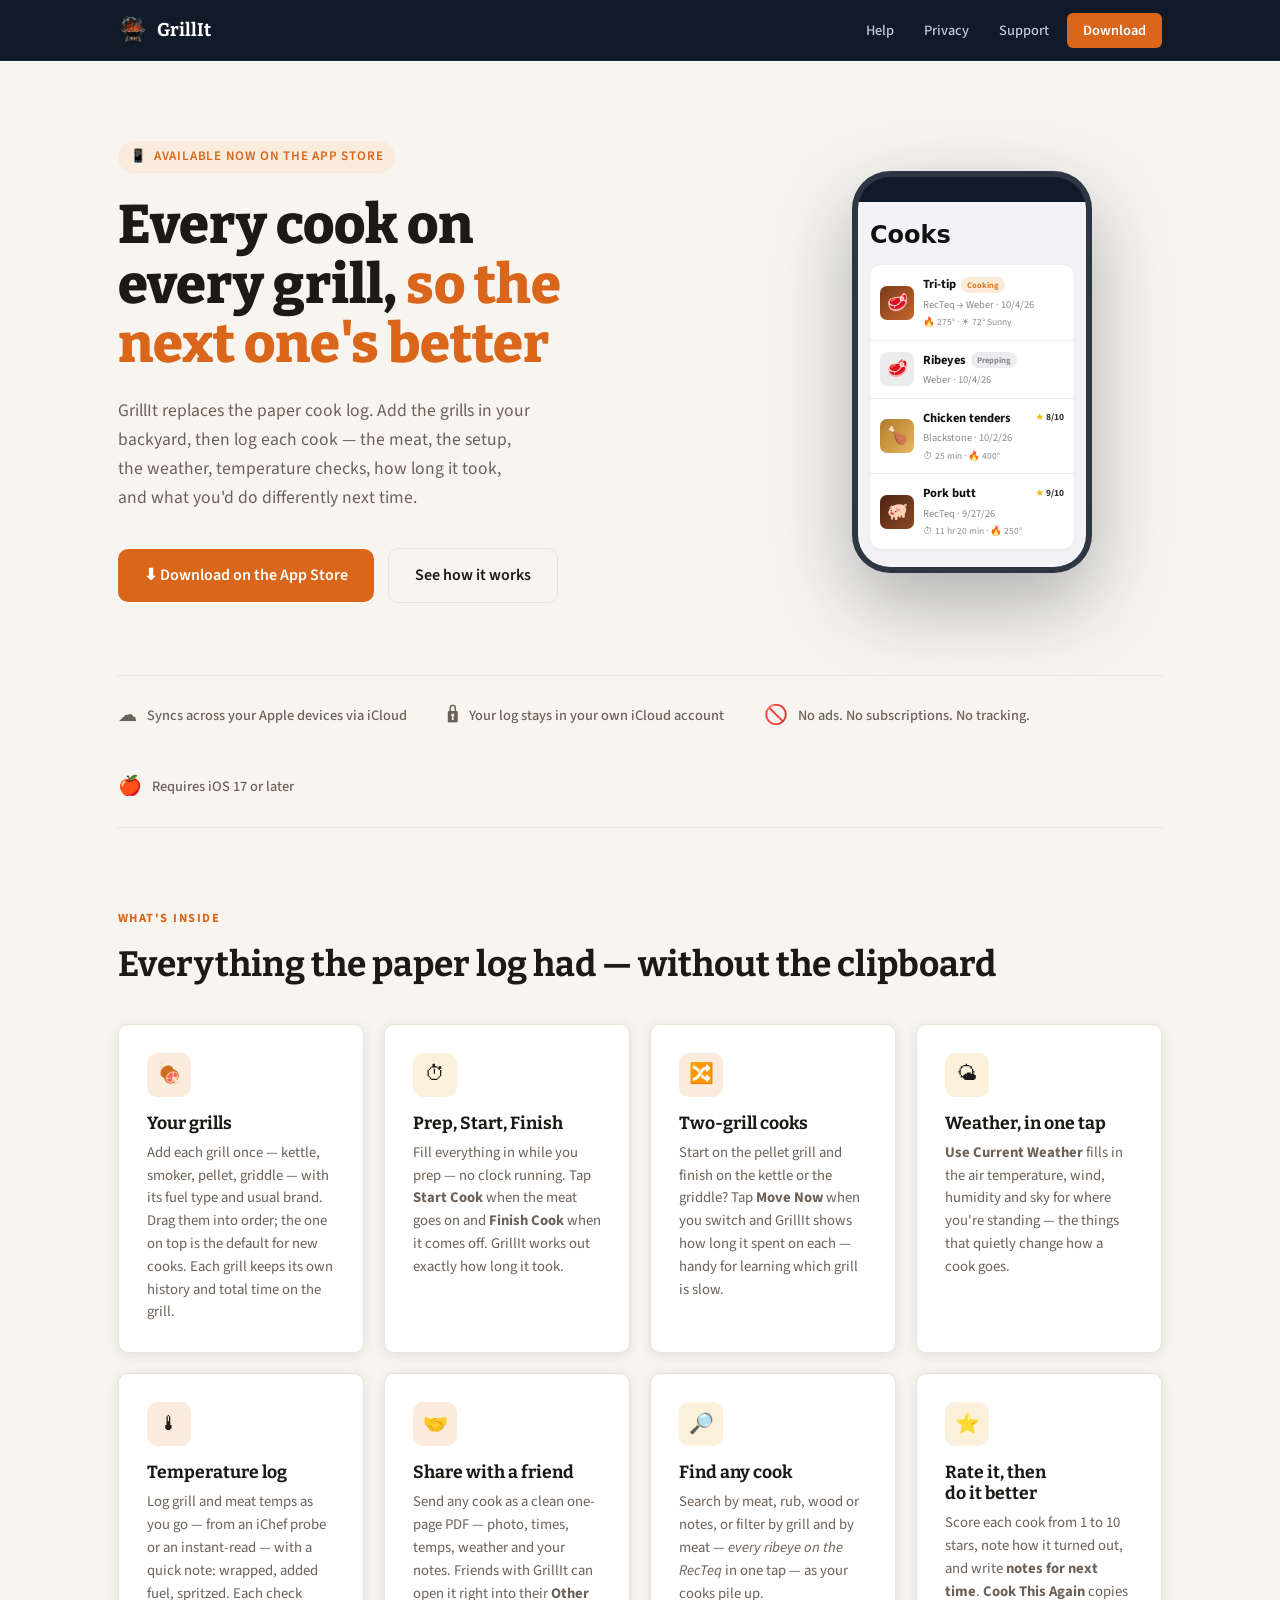
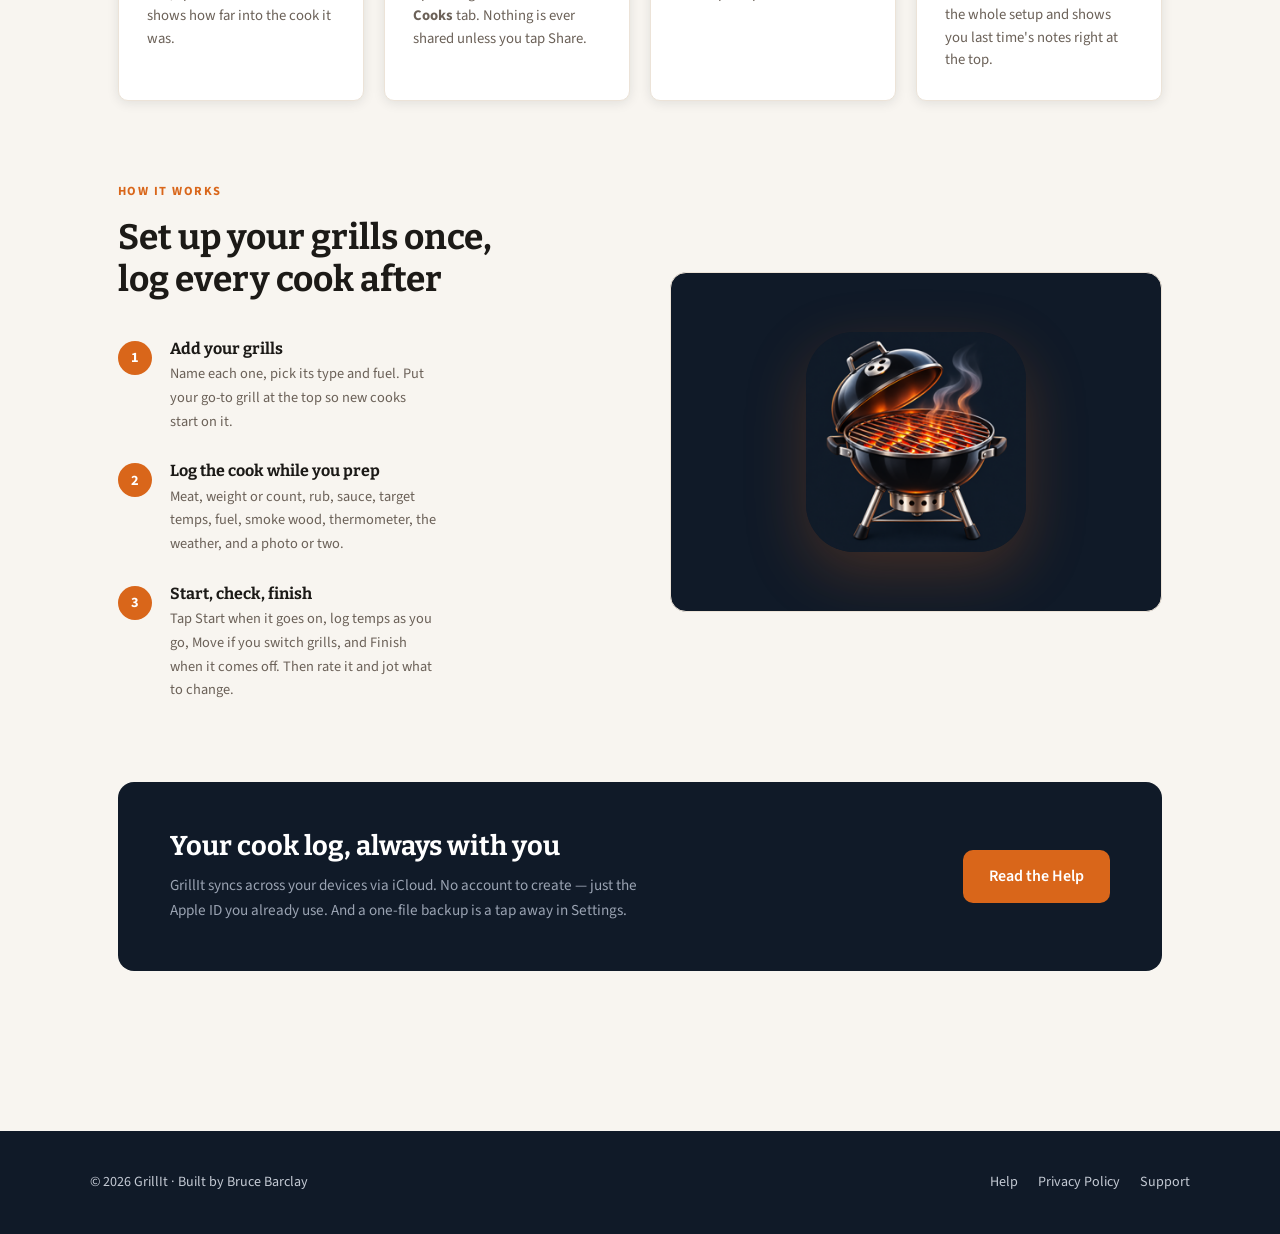
<file: index.html>
<!DOCTYPE html>
<html lang="en">
<head>
<meta charset="UTF-8">
<meta name="viewport" content="width=device-width, initial-scale=1.0">
<title>GrillIt</title>
<meta name="description" content="A cook log for your backyard grills. Log every cook — the meat, the setup, the weather, temperature checks, how long it took, and what to do differently next time.">
<link rel="icon" type="image/png" href="images/favicon.png">
<link rel="apple-touch-icon" href="images/apple-touch-icon.png">
<link rel="stylesheet" href="style.css">
<style>
/* ── Hero ── */
.hero {
  display: grid;
  grid-template-columns: 1fr 380px;
  gap: 60px;
  align-items: center;
  padding: 80px 0 72px;
}

.hero-tag {
  display: inline-flex;
  align-items: center;
  gap: 7px;
  background: var(--ember-pale);
  color: var(--ember);
  font-size: .82rem;
  font-weight: 600;
  letter-spacing: .06em;
  text-transform: uppercase;
  padding: 5px 12px;
  border-radius: 20px;
  margin-bottom: 22px;
}

.hero h1 {
  font-size: clamp(2.2rem, 4.5vw, 3.4rem);
  font-weight: 800;
  line-height: 1.1;
  margin-bottom: 22px;
  color: var(--ink);
}

.hero h1 em {
  font-style: normal;
  color: var(--ember);
}

.hero-sub {
  font-size: 1.1rem;
  color: var(--ink-muted);
  max-width: 46ch;
  margin-bottom: 36px;
}

.hero-actions {
  display: flex;
  gap: 14px;
  flex-wrap: wrap;
  align-items: center;
}


.hero-phone {
  position: relative;
  display: flex;
  justify-content: center;
}

.phone-frame {
  width: 240px;
  background: var(--nav-bg);
  border-radius: 38px;
  border: 6px solid rgba(255,255,255,.12);
  box-shadow: 0 30px 80px rgba(16,26,40,.32), 0 0 0 1px rgba(255,255,255,.04);
  position: relative;
  overflow: hidden;
  display: flex;
  flex-direction: column;
}

.phone-notch {
  width: 80px;
  height: 26px;
  background: var(--nav-bg);
  border-radius: 0 0 16px 16px;
  align-self: center;
  margin-top: -1px;
  flex-shrink: 0;
  position: relative;
  z-index: 2;
}

/* The mock screen is always light, like the app in light mode. */
.phone-screen {
  flex: 1;
  background: #F2F2F7;
  padding: 14px 12px 18px;
  overflow: hidden;
}

.mock-title {
  font-family: system-ui, sans-serif;
  font-size: 24px;
  font-weight: 800;
  color: #111;
  margin-bottom: 10px;
}

.mock-list {
  background: white;
  border-radius: 12px;
  box-shadow: 0 1px 4px rgba(0,0,0,.06);
  overflow: hidden;
}

.mock-row {
  display: flex;
  gap: 9px;
  padding: 9px 10px;
  border-bottom: 1px solid #ECECEF;
  align-items: center;
}
.mock-row:last-child { border-bottom: none; }

.mock-thumb {
  width: 34px; height: 34px;
  border-radius: 7px;
  flex-shrink: 0;
  display: grid;
  place-items: center;
  font-size: 17px;
}
.thumb-a { background: linear-gradient(135deg, #7A3A1A, #C4672A); }
.thumb-b { background: linear-gradient(135deg, #B07A2A, #E8B860); }
.thumb-c { background: linear-gradient(135deg, #4A2412, #8E4A22); }

.mock-body { flex: 1; min-width: 0; }
.mock-top {
  display: flex;
  align-items: center;
  gap: 5px;
}
.mock-meat {
  font-size: 12.5px;
  font-weight: 700;
  color: #111;
  white-space: nowrap;
}
.mock-pill {
  font-size: 8.5px;
  font-weight: 700;
  padding: 1px 6px;
  border-radius: 8px;
}
.pill-cooking  { background: #FDEBD9; color: #E07B1F; }
.pill-prepping { background: #ECECEF; color: #8A8A90; }
.mock-score {
  margin-left: auto;
  font-size: 9.5px;
  font-weight: 700;
  color: #333;
  white-space: nowrap;
}
.mock-score::before { content: '★ '; color: #F5B400; }
.mock-sub {
  font-size: 10.5px;
  color: #8A8A90;
  margin-top: 1px;
  white-space: nowrap;
  overflow: hidden;
  text-overflow: ellipsis;
}
.mock-meta {
  font-size: 9.5px;
  color: #8A8A90;
  margin-top: 2px;
  white-space: nowrap;
  overflow: hidden;
  text-overflow: ellipsis;
}

/* ── Trust bar ── */
.trust-bar {
  border-top: 1px solid var(--border);
  border-bottom: 1px solid var(--border);
  padding: 24px 0;
  display: flex;
  gap: 40px;
  flex-wrap: wrap;
  align-items: center;
}
.trust-item {
  display: flex;
  align-items: center;
  gap: 10px;
  font-size: .9rem;
  color: var(--ink-muted);
  font-weight: 500;
}
.trust-icon { font-size: 1.2rem; }

/* ── Features ── */
.features { padding: 80px 0 0; }
.features-grid {
  display: grid;
  grid-template-columns: repeat(auto-fit, minmax(240px, 1fr));
  gap: 20px;
}
.feature-card {
  background: var(--surface);
  border: 1px solid var(--border);
  border-radius: var(--radius);
  padding: 28px;
  box-shadow: var(--shadow);
}
.feature-icon {
  width: 44px; height: 44px;
  border-radius: 10px;
  display: grid;
  place-items: center;
  font-size: 1.25rem;
  margin-bottom: 16px;
}
.icon-ember { background: var(--ember-pale); }
.icon-flame { background: var(--flame-light); }

.feature-card h3 {
  font-size: 1.1rem;
  margin-bottom: 8px;
}
.feature-card p {
  font-size: .92rem;
  color: var(--ink-muted);
  line-height: 1.55;
}

/* ── How it works ── */
.how {
  padding: 80px 0 0;
  display: grid;
  grid-template-columns: 1fr 1fr;
  gap: 60px;
  align-items: center;
}
.how-steps { display: flex; flex-direction: column; gap: 28px; }
.step {
  display: flex;
  gap: 18px;
  align-items: flex-start;
}
.step-num {
  width: 34px; height: 34px;
  border-radius: 50%;
  background: var(--ember);
  color: white;
  font-weight: 700;
  font-size: .9rem;
  display: grid;
  place-items: center;
  flex-shrink: 0;
  margin-top: 2px;
}
.step-body h4 { font-size: 1rem; margin-bottom: 4px; }
.step-body p  { font-size: .9rem; color: var(--ink-muted); max-width: 38ch; }

.how-visual {
  background: var(--char-deep);
  border-radius: 16px;
  height: 340px;
  display: grid;
  place-items: center;
  border: 1px solid var(--border);
  overflow: hidden;
}
.how-visual img {
  width: 220px;
  height: 220px;
  border-radius: 48px;
  box-shadow: 0 20px 60px rgba(217,102,26,.25);
}

/* ── iCloud band ── */
.icloud-band {
  margin-top: 80px;
  background: var(--char-deep);
  border-radius: 16px;
  padding: 48px 52px;
  display: flex;
  gap: 40px;
  align-items: center;
  justify-content: space-between;
  flex-wrap: wrap;
}
.icloud-band h2 {
  color: white;
  font-size: 1.7rem;
  margin-bottom: 10px;
}
.icloud-band p {
  color: #9AA3B2;
  font-size: .95rem;
}
.icloud-band .btn-primary { white-space: nowrap; }

/* ── Responsive ── */
@media (max-width: 760px) {
  .hero { grid-template-columns: 1fr; padding-top: 56px; }
  .hero-phone { display: none; }
  .how { grid-template-columns: 1fr; }
  .how-visual { display: none; }
  .icloud-band { padding: 32px 24px; }
}
</style>
</head>
<body>

<nav class="site-nav" aria-label="Site navigation">
  <div class="nav-inner">
    <a href="index.html" class="nav-logo">
      <img src="images/icon.png" alt="" class="nav-logo-icon">
      GrillIt
    </a>
    <ul class="nav-links">
      <li><a href="help.html">Help</a></li>
      <li><a href="privacy.html">Privacy</a></li>
      <li><a href="support.html">Support</a></li>
      <li><a href="#download" class="nav-cta">Download</a></li>
    </ul>
  </div>
</nav>

<main>
<div class="page-content">

  <!-- Hero -->
  <section class="hero">
    <div class="hero-copy">
      <div class="hero-tag">
        <span>📱</span> Available now on the App Store
      </div>
      <h1>Every cook on every grill, <em>so the next one's better</em></h1>
      <p class="hero-sub">GrillIt replaces the paper cook log. Add the grills in your backyard, then log each cook — the meat, the setup, the weather, temperature checks, how long it took, and what you'd do differently next time.</p>
      <div class="hero-actions" id="download">
        <a href="https://apps.apple.com/app/grill-it/id6818903552" class="btn btn-primary" target="_blank" rel="noopener" aria-label="Download GrillIt on the App Store">
          ⬇ Download on the App Store
        </a>
        <a href="help.html" class="btn btn-ghost">See how it works</a>
      </div>
    </div>

    <div class="hero-phone" aria-hidden="true">
      <div class="phone-frame">
        <div class="phone-notch"></div>
        <div class="phone-screen">
          <div class="mock-title">Cooks</div>
          <div class="mock-list">
            <div class="mock-row">
              <div class="mock-thumb thumb-a">🥩</div>
              <div class="mock-body">
                <div class="mock-top">
                  <span class="mock-meat">Tri-tip</span>
                  <span class="mock-pill pill-cooking">Cooking</span>
                </div>
                <div class="mock-sub">RecTeq → Weber · 10/4/26</div>
                <div class="mock-meta">🔥 275° · ☀️ 72° Sunny</div>
              </div>
            </div>
            <div class="mock-row">
              <div class="mock-thumb" style="background:#ECECEF">🥩</div>
              <div class="mock-body">
                <div class="mock-top">
                  <span class="mock-meat">Ribeyes</span>
                  <span class="mock-pill pill-prepping">Prepping</span>
                </div>
                <div class="mock-sub">Weber · 10/4/26</div>
              </div>
            </div>
            <div class="mock-row">
              <div class="mock-thumb thumb-b">🍗</div>
              <div class="mock-body">
                <div class="mock-top">
                  <span class="mock-meat">Chicken tenders</span>
                  <span class="mock-score">8/10</span>
                </div>
                <div class="mock-sub">Blackstone · 10/2/26</div>
                <div class="mock-meta">⏱ 25 min · 🔥 400°</div>
              </div>
            </div>
            <div class="mock-row">
              <div class="mock-thumb thumb-c">🐖</div>
              <div class="mock-body">
                <div class="mock-top">
                  <span class="mock-meat">Pork butt</span>
                  <span class="mock-score">9/10</span>
                </div>
                <div class="mock-sub">RecTeq · 9/27/26</div>
                <div class="mock-meta">⏱ 11 hr 20 min · 🔥 250°</div>
              </div>
            </div>
          </div>
        </div>
      </div>
    </div>
  </section>

  <!-- Trust bar -->
  <div class="trust-bar">
    <div class="trust-item"><span class="trust-icon">☁️</span> Syncs across your Apple devices via iCloud</div>
    <div class="trust-item"><span class="trust-icon">🔒</span> Your log stays in your own iCloud account</div>
    <div class="trust-item"><span class="trust-icon">🚫</span> No ads. No subscriptions. No tracking.</div>
    <div class="trust-item"><span class="trust-icon">🍎</span> Requires iOS 17 or later</div>
  </div>

  <!-- Features -->
  <section class="features">
    <p class="eyebrow">What's inside</p>
    <h2 class="section-title">Everything the paper log had — without the clipboard</h2>
    <div class="features-grid">
      <div class="feature-card">
        <div class="feature-icon icon-ember">🍖</div>
        <h3>Your grills</h3>
        <p>Add each grill once — kettle, smoker, pellet, griddle — with its fuel type and usual brand. Drag them into order; the one on top is the default for new cooks. Each grill keeps its own history and total time on the grill.</p>
      </div>
      <div class="feature-card">
        <div class="feature-icon icon-flame">⏱</div>
        <h3>Prep, Start, Finish</h3>
        <p>Fill everything in while you prep — no clock running. Tap <strong>Start Cook</strong> when the meat goes on and <strong>Finish Cook</strong> when it comes off. GrillIt works out exactly how long it took.</p>
      </div>
      <div class="feature-card">
        <div class="feature-icon icon-ember">🔀</div>
        <h3>Two-grill cooks</h3>
        <p>Start on the pellet grill and finish on the kettle or the griddle? Tap <strong>Move Now</strong> when you switch and GrillIt shows how long it spent on each — handy for learning which grill is slow.</p>
      </div>
      <div class="feature-card">
        <div class="feature-icon icon-flame">🌤</div>
        <h3>Weather, in one tap</h3>
        <p><strong>Use Current Weather</strong> fills in the air temperature, wind, humidity and sky for where you're standing — the things that quietly change how a cook goes.</p>
      </div>
      <div class="feature-card">
        <div class="feature-icon icon-ember">🌡</div>
        <h3>Temperature log</h3>
        <p>Log grill and meat temps as you go — from an iChef probe or an instant-read — with a quick note: wrapped, added fuel, spritzed. Each check shows how far into the cook it was.</p>
      </div>
      <div class="feature-card">
        <div class="feature-icon icon-ember">🤝</div>
        <h3>Share with a friend</h3>
        <p>Send any cook as a clean one-page PDF — photo, times, temps, weather and your notes. Friends with GrillIt can open it right into their <strong>Other Cooks</strong> tab. Nothing is ever shared unless you tap Share.</p>
      </div>
      <div class="feature-card">
        <div class="feature-icon icon-flame">🔎</div>
        <h3>Find any cook</h3>
        <p>Search by meat, rub, wood or notes, or filter by grill and by meat — <em>every ribeye on the RecTeq</em> in one tap — as your cooks pile up.</p>
      </div>
      <div class="feature-card">
        <div class="feature-icon icon-flame">⭐</div>
        <h3>Rate it, then do it better</h3>
        <p>Score each cook from 1 to 10 stars, note how it turned out, and write <strong>notes for next time</strong>. <strong>Cook This Again</strong> copies the whole setup and shows you last time's notes right at the top.</p>
      </div>
    </div>
  </section>

  <!-- How it works -->
  <section class="how">
    <div>
      <p class="eyebrow">How it works</p>
      <h2 class="section-title">Set up your grills once, log every cook after</h2>
      <div class="how-steps">
        <div class="step">
          <div class="step-num">1</div>
          <div class="step-body">
            <h4>Add your grills</h4>
            <p>Name each one, pick its type and fuel. Put your go-to grill at the top so new cooks start on it.</p>
          </div>
        </div>
        <div class="step">
          <div class="step-num">2</div>
          <div class="step-body">
            <h4>Log the cook while you prep</h4>
            <p>Meat, weight or count, rub, sauce, target temps, fuel, smoke wood, thermometer, the weather, and a photo or two.</p>
          </div>
        </div>
        <div class="step">
          <div class="step-num">3</div>
          <div class="step-body">
            <h4>Start, check, finish</h4>
            <p>Tap Start when it goes on, log temps as you go, Move if you switch grills, and Finish when it comes off. Then rate it and jot what to change.</p>
          </div>
        </div>
      </div>
    </div>
    <div class="how-visual" aria-hidden="true"><img src="images/icon.png" alt=""></div>
  </section>

  <!-- iCloud band -->
  <div class="icloud-band">
    <div>
      <h2>Your cook log, always with you</h2>
      <p>GrillIt syncs across your devices via iCloud. No account to create — just the Apple ID you already use. And a one-file backup is a tap away in Settings.</p>
    </div>
    <a href="help.html" class="btn btn-primary">Read the Help</a>
  </div>

</div>
</main>

<footer class="site-footer">
  <div class="footer-inner">
    <span>© 2026 GrillIt · Built by Bruce Barclay</span>
    <ul class="footer-links">
      <li><a href="help.html">Help</a></li>
      <li><a href="privacy.html">Privacy Policy</a></li>
      <li><a href="support.html">Support</a></li>
    </ul>
  </div>
</footer>

</body>
</html>
</file>
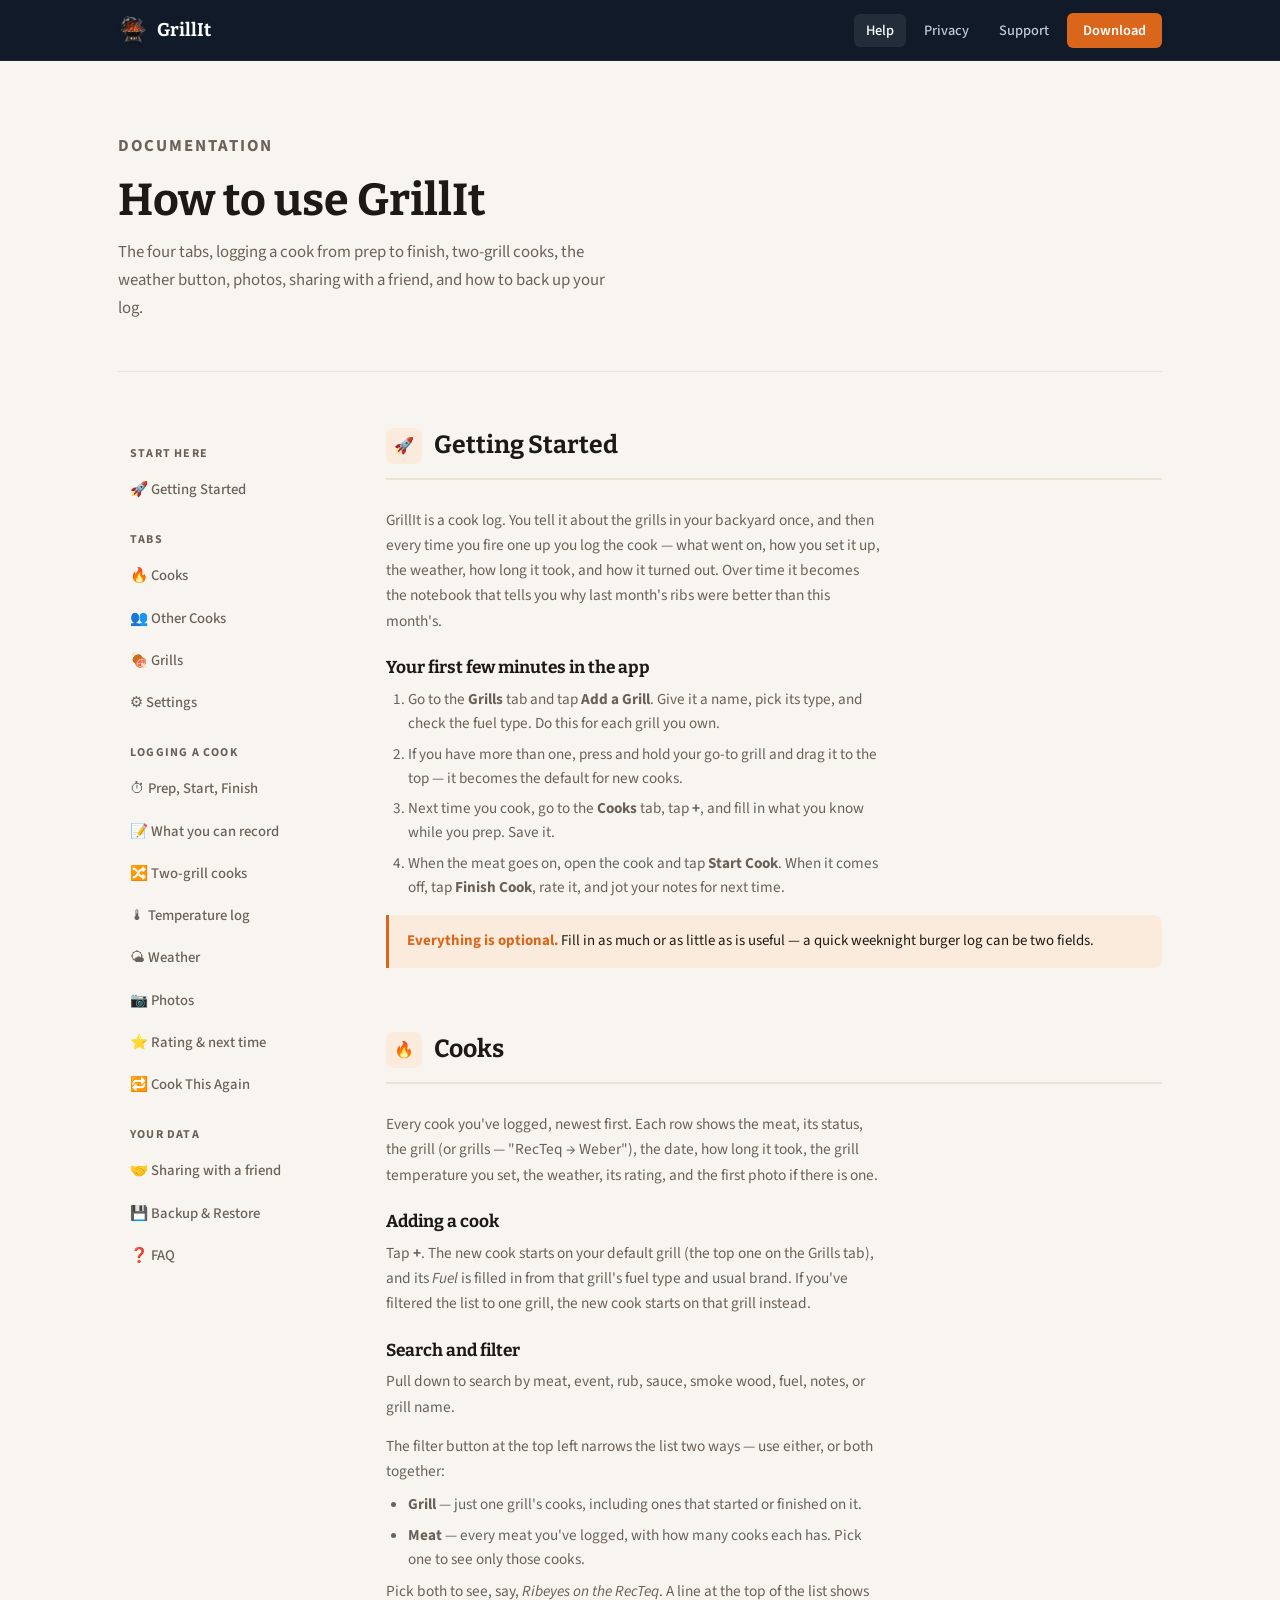
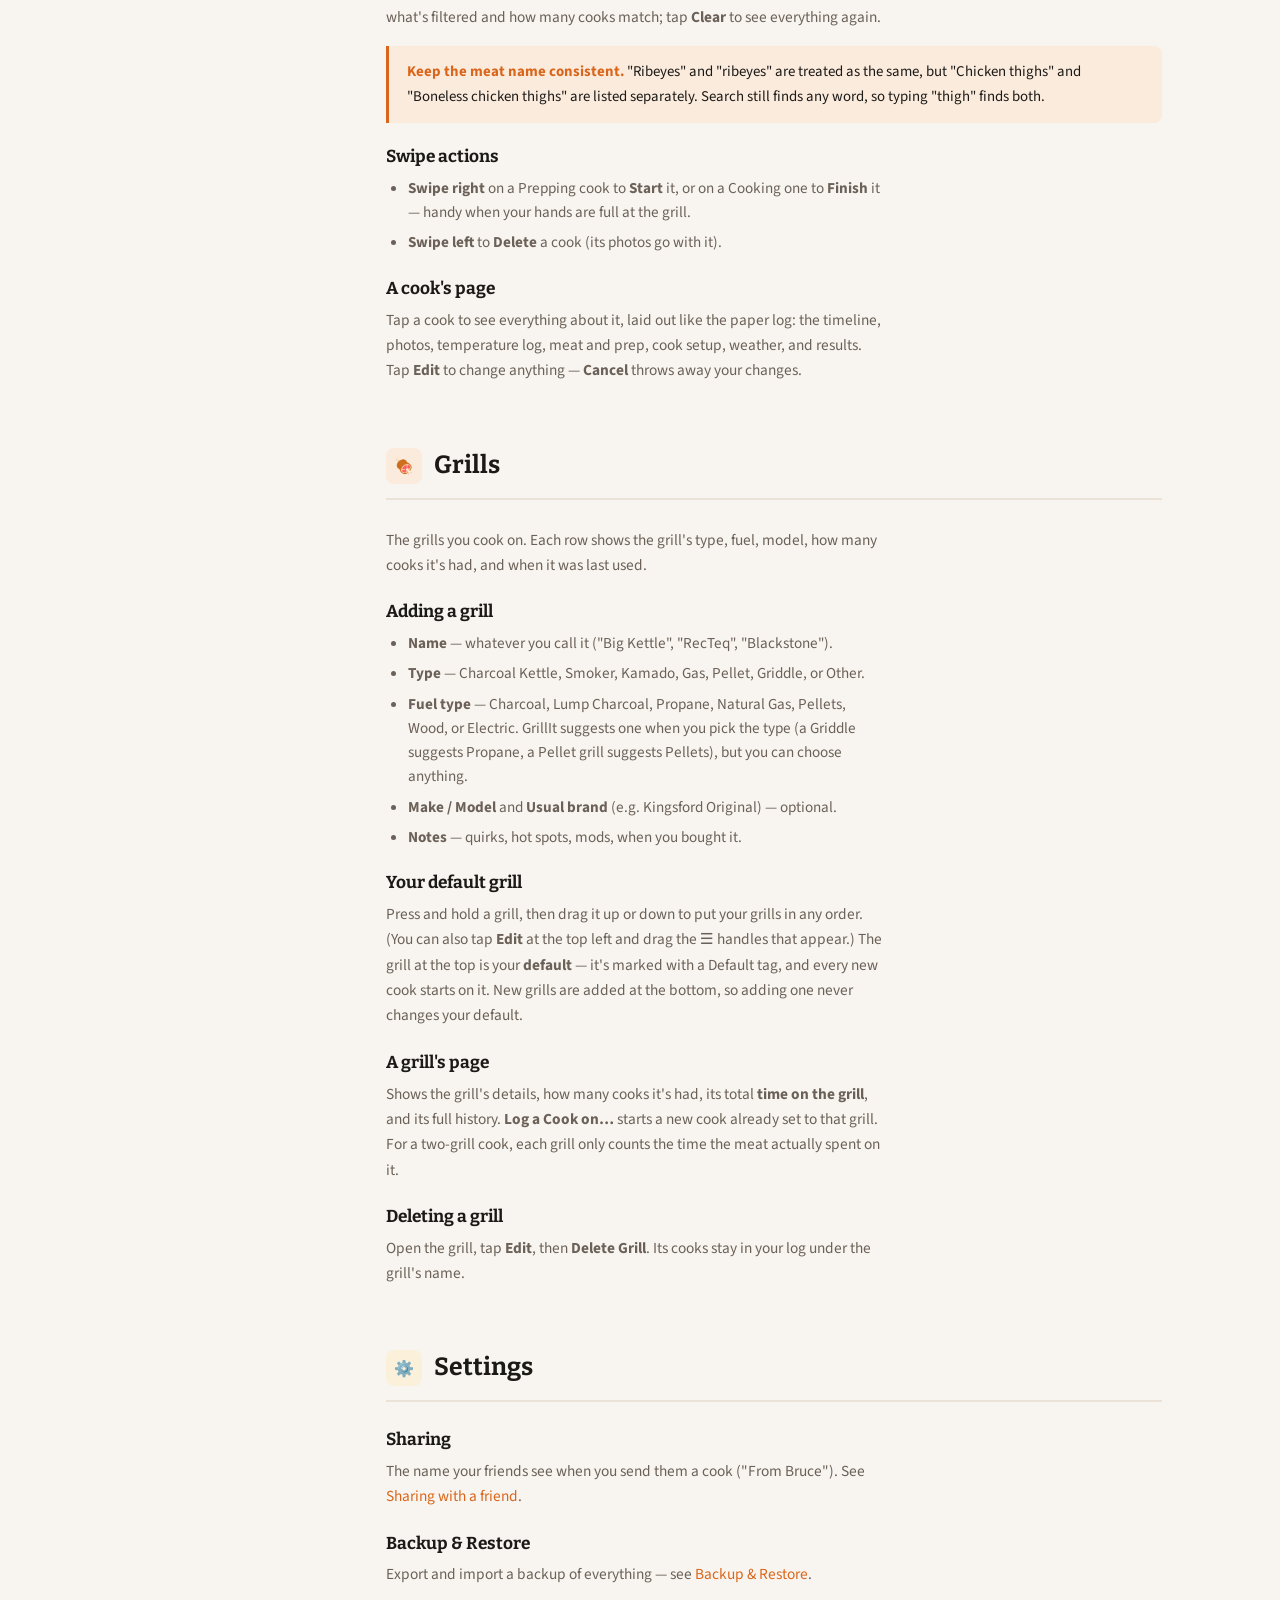
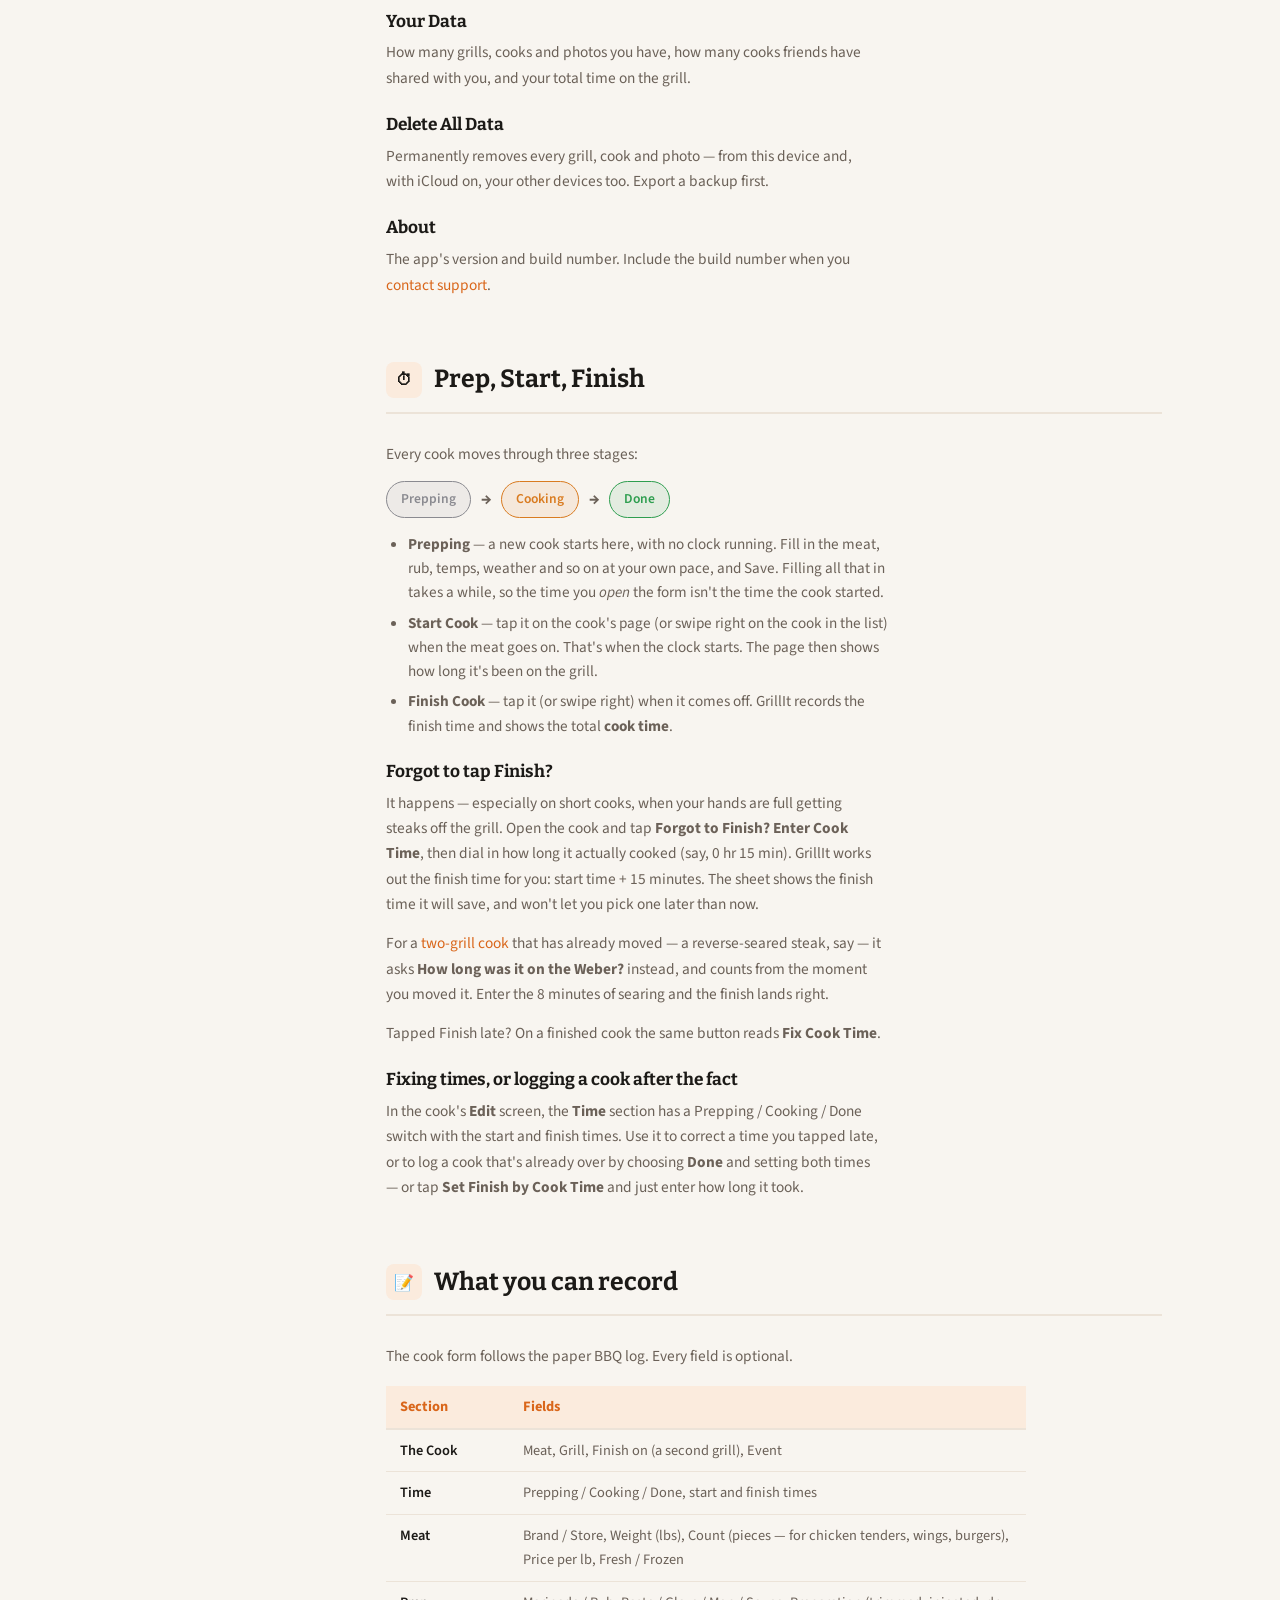
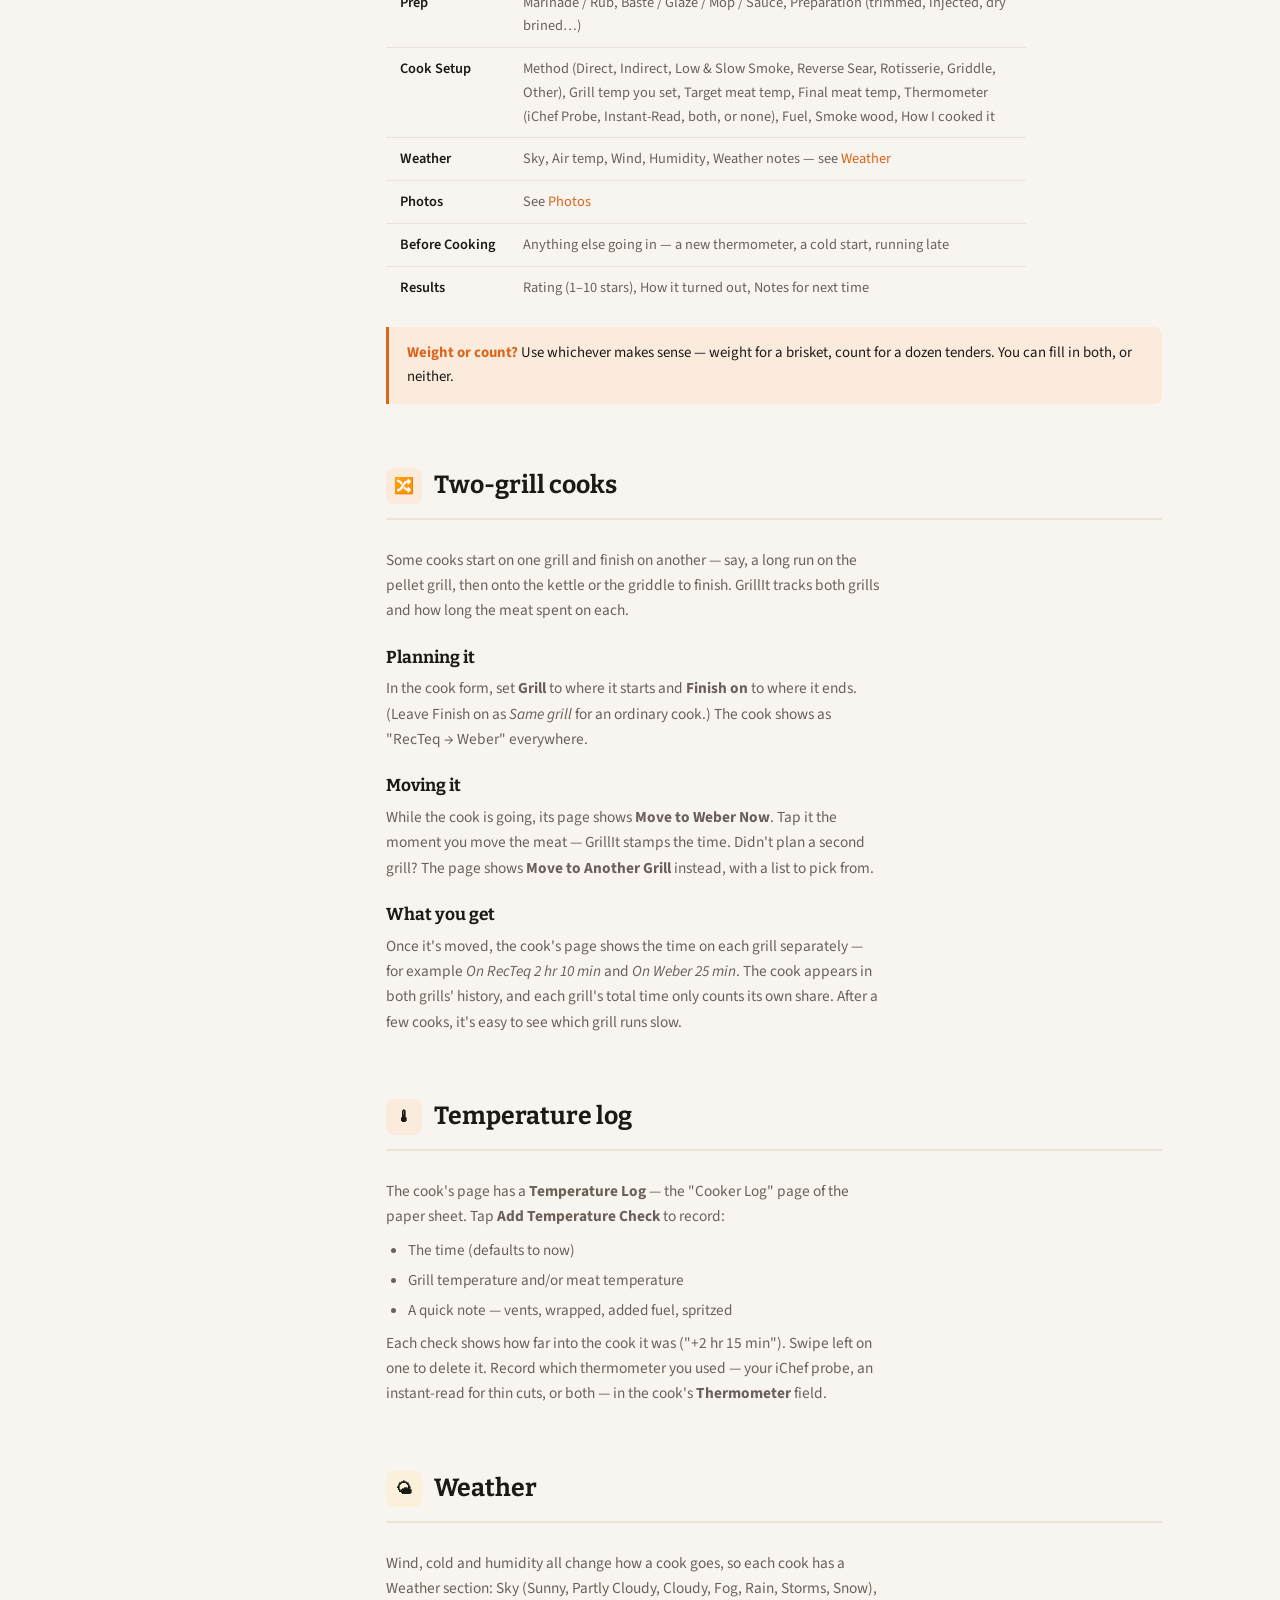
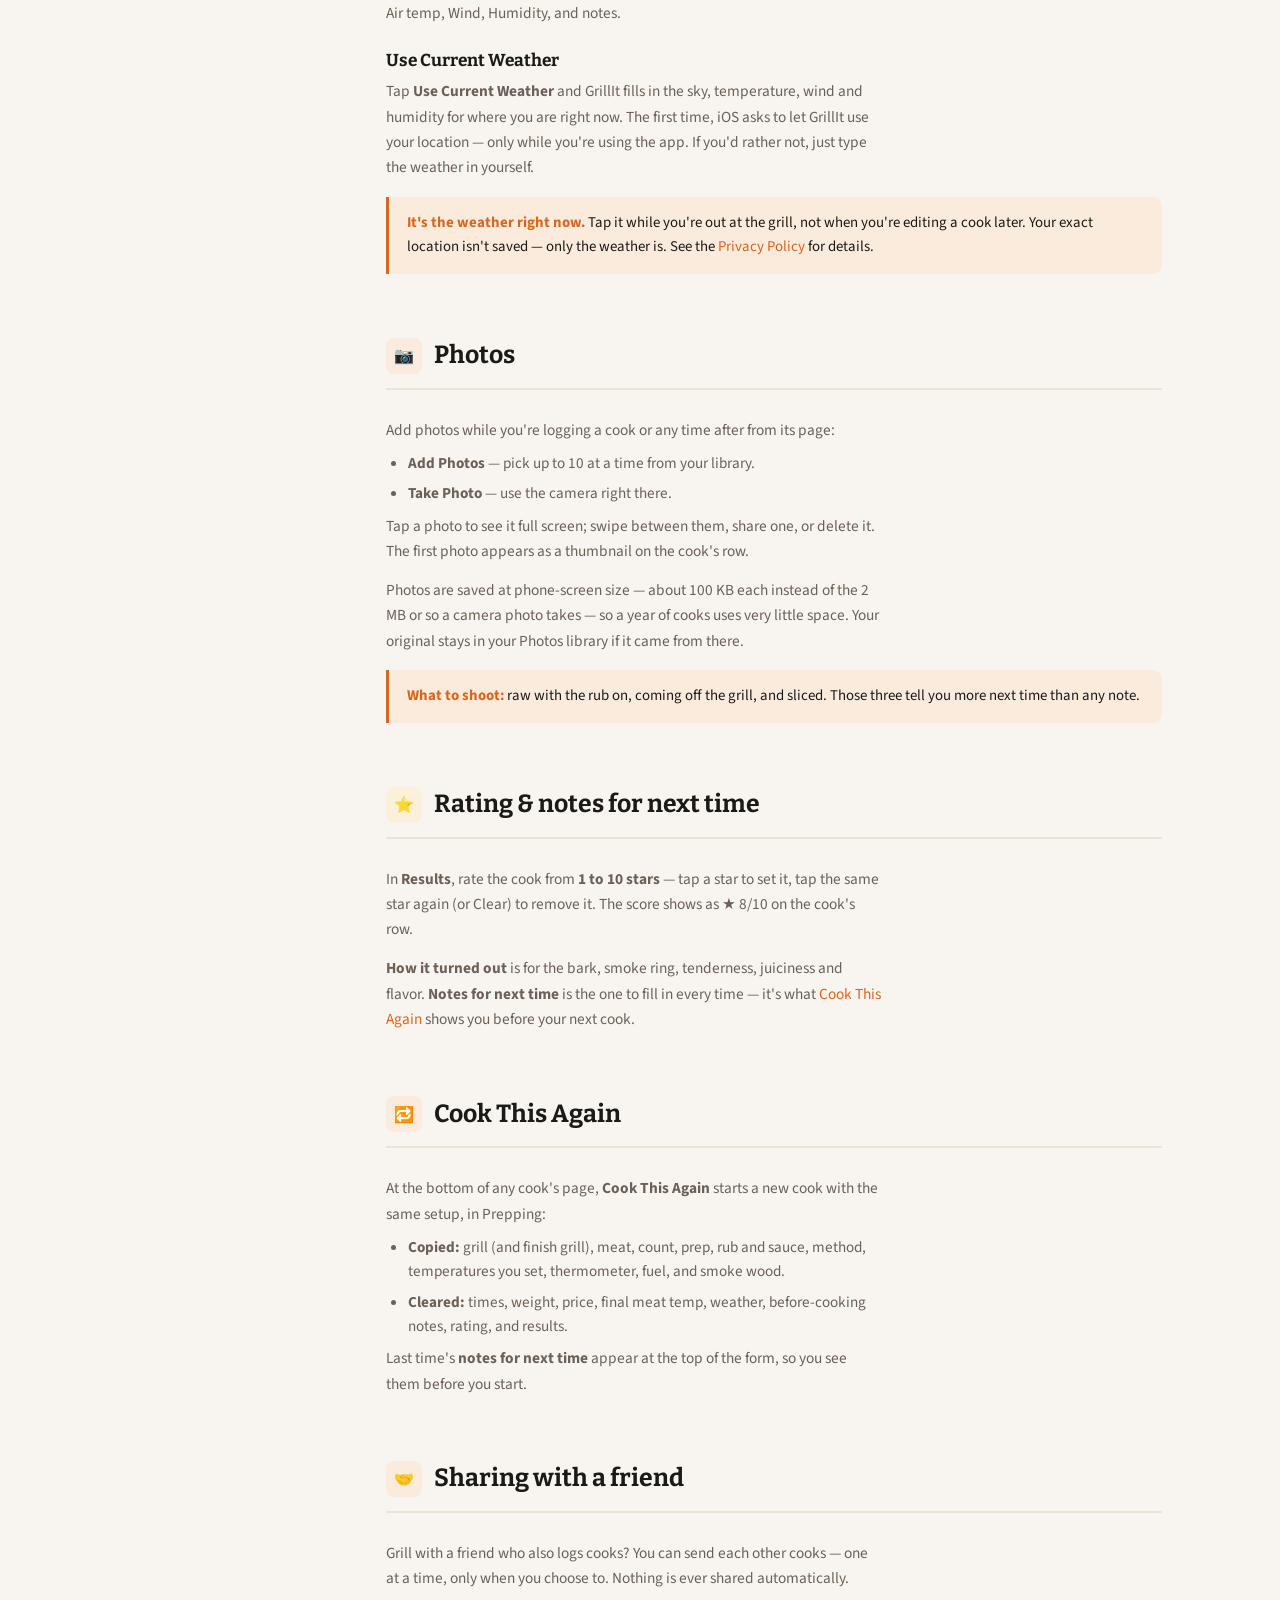
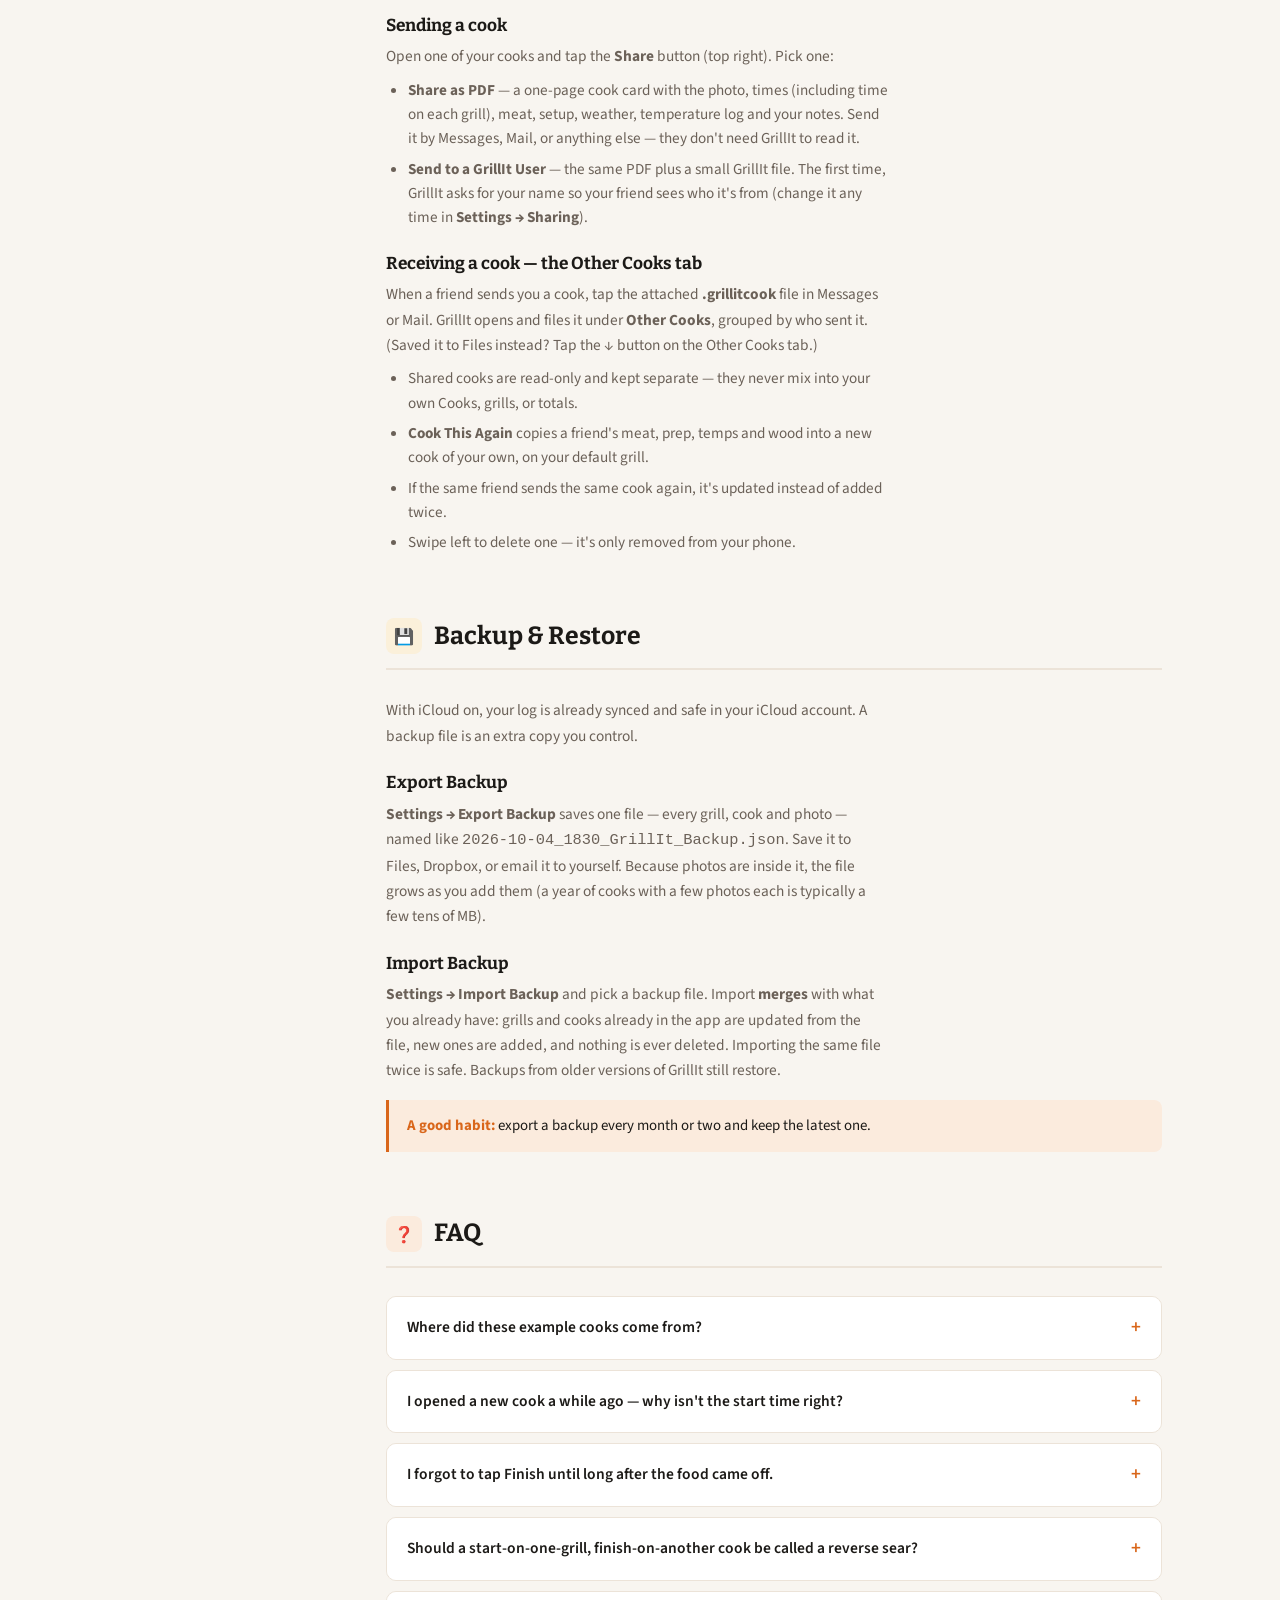
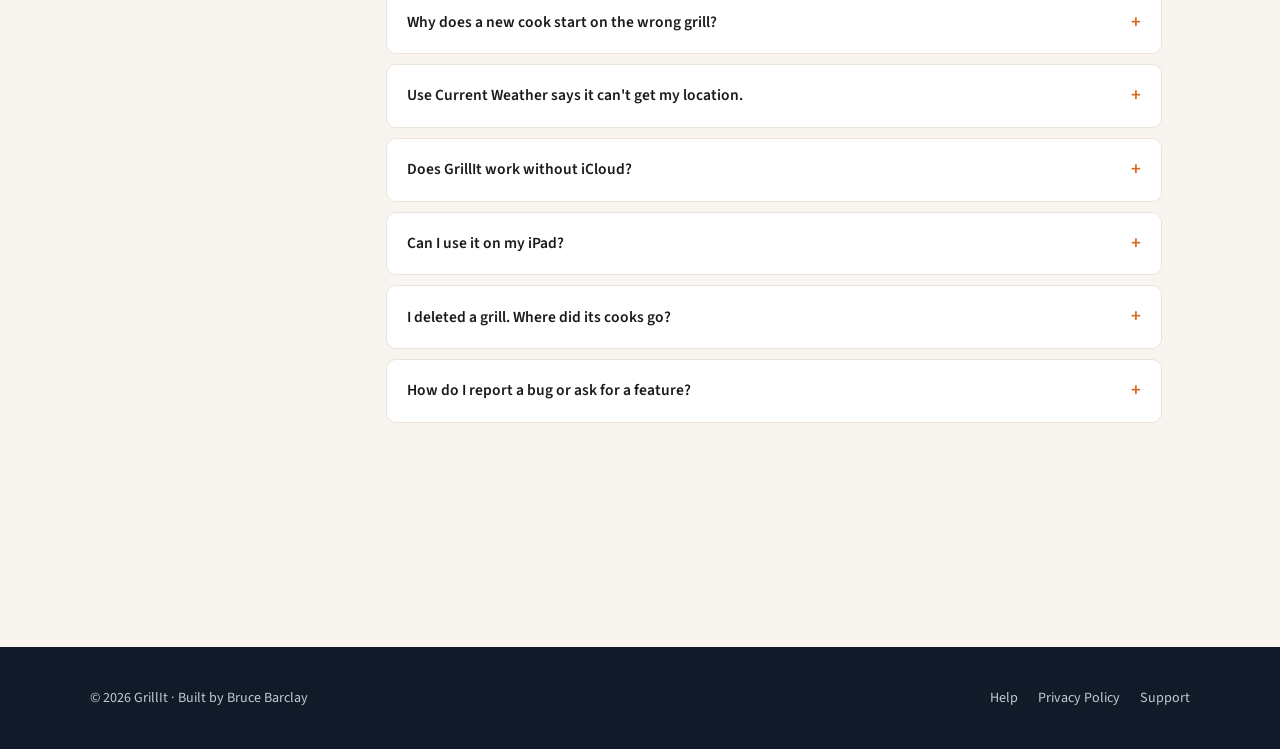
<file: help.html>
<!DOCTYPE html>
<html lang="en">
<head>
<meta charset="UTF-8">
<meta name="viewport" content="width=device-width, initial-scale=1.0">
<title>Help — GrillIt</title>
<meta name="description" content="How to use GrillIt — adding grills, logging a cook from prep to finish, two-grill cooks, temperature checks, the weather button, photos, ratings, Cook This Again, and backup.">
<link rel="icon" type="image/png" href="images/favicon.png">
<link rel="apple-touch-icon" href="images/apple-touch-icon.png">
<link rel="stylesheet" href="style.css">
<style>
.help-hero {
  padding: 60px 0 48px;
  border-bottom: 1px solid var(--border);
  margin-bottom: 56px;
}
.help-hero h1 { font-size: clamp(2rem, 4vw, 2.8rem); margin-top: .3em; }
.help-hero p  { font-size: 1.05rem; color: var(--ink-muted); margin-top: .7em; }

.help-layout {
  display: grid;
  grid-template-columns: 220px 1fr;
  gap: 48px;
  align-items: start;
}

/* Sidebar */
.help-sidebar {
  position: sticky;
  top: 80px;
}
.help-sidebar nav { display: flex; flex-direction: column; gap: 4px; }
.help-sidebar a {
  color: var(--ink-muted);
  font-size: .92rem;
  font-weight: 500;
  padding: 7px 12px;
  border-radius: 7px;
  display: flex;
  align-items: center;
  gap: 9px;
  text-decoration: none;
  transition: background .12s, color .12s;
}
.help-sidebar a:hover,
.help-sidebar a.active {
  background: var(--ember-pale);
  color: var(--ember);
}
.help-sidebar .section-group {
  font-size: .75rem;
  font-weight: 700;
  letter-spacing: .1em;
  text-transform: uppercase;
  color: var(--ink-muted);
  padding: 16px 12px 4px;
}

/* Content */
.help-section {
  margin-bottom: 64px;
  scroll-margin-top: 80px;
}
.help-section h2 {
  font-size: 1.55rem;
  display: flex;
  align-items: center;
  gap: 12px;
  padding-bottom: 14px;
  border-bottom: 2px solid var(--border);
  margin-bottom: 28px;
}
.help-section h2 .tab-icon {
  width: 36px; height: 36px;
  border-radius: 8px;
  background: var(--ember-pale);
  display: grid;
  place-items: center;
  font-size: 1rem;
  flex-shrink: 0;
}
.flame-bg { background: var(--flame-light) !important; }

.help-section h3 {
  font-size: 1.08rem;
  margin: 24px 0 8px;
  color: var(--ink);
}
.help-section p {
  font-size: .96rem;
  color: var(--ink-muted);
  line-height: 1.65;
  max-width: 62ch;
}
.help-section ul, .help-section ol {
  margin: 8px 0 8px 22px;
  display: flex;
  flex-direction: column;
  gap: 6px;
}
.help-section li {
  font-size: .95rem;
  color: var(--ink-muted);
  line-height: 1.6;
  max-width: 60ch;
}

/* Q&A */
.faq-item {
  border: 1px solid var(--border);
  border-radius: var(--radius);
  margin-bottom: 10px;
  overflow: hidden;
}
.faq-item summary {
  padding: 15px 20px;
  font-weight: 600;
  font-size: .97rem;
  cursor: pointer;
  list-style: none;
  display: flex;
  justify-content: space-between;
  align-items: center;
  background: var(--surface);
  color: var(--ink);
  user-select: none;
}
.faq-item summary::-webkit-details-marker { display: none; }
.faq-item summary::after { content: '+'; font-size: 1.2rem; color: var(--ember); transition: transform .2s; }
.faq-item[open] summary::after { transform: rotate(45deg); }
.faq-item[open] summary { border-bottom: 1px solid var(--border); }
.faq-body {
  padding: 16px 20px;
  font-size: .93rem;
  color: var(--ink-muted);
  line-height: 1.65;
  background: var(--ground);
}
.faq-body p + p { margin-top: .7em; }

/* Tip box */
.tip {
  background: var(--ember-pale);
  border-left: 3px solid var(--ember);
  border-radius: 0 8px 8px 0;
  padding: 14px 18px;
  margin: 16px 0;
  font-size: .93rem;
  color: var(--ink);
}
.tip strong { color: var(--ember); }

/* Status pills */
.actions-row {
  display: flex;
  gap: 10px;
  flex-wrap: wrap;
  align-items: center;
  margin: 14px 0;
}
.action-pill {
  display: inline-flex;
  align-items: center;
  gap: 6px;
  padding: 6px 14px;
  border-radius: 20px;
  font-size: .85rem;
  font-weight: 600;
  border: 1.5px solid;
}
.pill-gray   { border-color: #8A8A90; color: #8A8A90; background: rgba(138,138,144,.10); }
.pill-orange { border-color: #D97B20; color: #D97B20; background: rgba(217,123,32,.10); }
.pill-green  { border-color: #2E9E4F; color: #2E9E4F; background: rgba(46,158,79,.10); }
.arrow { color: var(--ink-muted); font-weight: 700; }

/* Field table */
.field-table {
  width: 100%;
  max-width: 640px;
  border-collapse: collapse;
  font-size: .9rem;
  margin: 16px 0 18px;
}
.field-table th {
  background: var(--ember-pale);
  color: var(--ember);
  font-weight: 700;
  text-align: left;
  padding: 9px 14px;
  border-bottom: 2px solid var(--border);
}
.field-table td {
  padding: 9px 14px;
  border-bottom: 1px solid var(--border);
  color: var(--ink-muted);
  vertical-align: top;
}
.field-table td:first-child { color: var(--ink); font-weight: 600; white-space: nowrap; }
.field-table tr:last-child td { border-bottom: none; }

@media (max-width: 700px) {
  .help-layout { grid-template-columns: 1fr; }
  .help-sidebar { display: none; }
  .field-table td:first-child { white-space: normal; }
}
</style>
</head>
<body>

<nav class="site-nav" aria-label="Site navigation">
  <div class="nav-inner">
    <a href="index.html" class="nav-logo">
      <img src="images/icon.png" alt="" class="nav-logo-icon">
      GrillIt
    </a>
    <ul class="nav-links">
      <li><a href="help.html" aria-current="page">Help</a></li>
      <li><a href="privacy.html">Privacy</a></li>
      <li><a href="support.html">Support</a></li>
      <li><a href="index.html#download" class="nav-cta">Download</a></li>
    </ul>
  </div>
</nav>

<main>
<div class="page-content">

  <div class="help-hero">
    <p class="eyebrow">Documentation</p>
    <h1>How to use GrillIt</h1>
    <p>The four tabs, logging a cook from prep to finish, two-grill cooks, the weather button, photos, sharing with a friend, and how to back up your log.</p>
  </div>

  <div class="help-layout">

    <!-- Sidebar -->
    <aside class="help-sidebar">
      <nav aria-label="Help sections">
        <div class="section-group">Start Here</div>
        <a href="#getting-started">🚀 Getting Started</a>
        <div class="section-group">Tabs</div>
        <a href="#cooks">🔥 Cooks</a>
        <a href="#sharing">👥 Other Cooks</a>
        <a href="#grills">🍖 Grills</a>
        <a href="#settings">⚙️ Settings</a>
        <div class="section-group">Logging a cook</div>
        <a href="#prep-start-finish">⏱ Prep, Start, Finish</a>
        <a href="#cook-details">📝 What you can record</a>
        <a href="#two-grills">🔀 Two-grill cooks</a>
        <a href="#temps">🌡 Temperature log</a>
        <a href="#weather">🌤 Weather</a>
        <a href="#photos">📷 Photos</a>
        <a href="#results">⭐ Rating &amp; next time</a>
        <a href="#cook-again">🔁 Cook This Again</a>
        <div class="section-group">Your data</div>
        <a href="#sharing">🤝 Sharing with a friend</a>
        <a href="#backup">💾 Backup &amp; Restore</a>
        <a href="#faq">❓ FAQ</a>
      </nav>
    </aside>

    <!-- Main content -->
    <div class="help-content">

      <!-- Getting Started -->
      <section class="help-section" id="getting-started">
        <h2><span class="tab-icon">🚀</span> Getting Started</h2>
        <p>GrillIt is a cook log. You tell it about the grills in your backyard once, and then every time you fire one up you log the cook — what went on, how you set it up, the weather, how long it took, and how it turned out. Over time it becomes the notebook that tells you why last month's ribs were better than this month's.</p>

        <h3>Your first few minutes in the app</h3>
        <ol>
          <li>Go to the <strong>Grills</strong> tab and tap <strong>Add a Grill</strong>. Give it a name, pick its type, and check the fuel type. Do this for each grill you own.</li>
          <li>If you have more than one, press and hold your go-to grill and drag it to the top — it becomes the default for new cooks.</li>
          <li>Next time you cook, go to the <strong>Cooks</strong> tab, tap <strong>+</strong>, and fill in what you know while you prep. Save it.</li>
          <li>When the meat goes on, open the cook and tap <strong>Start Cook</strong>. When it comes off, tap <strong>Finish Cook</strong>, rate it, and jot your notes for next time.</li>
        </ol>
        <div class="tip"><strong>Everything is optional.</strong> Fill in as much or as little as is useful — a quick weeknight burger log can be two fields.</div>
      </section>

      <!-- Cooks -->
      <section class="help-section" id="cooks">
        <h2><span class="tab-icon">🔥</span> Cooks</h2>
        <p>Every cook you've logged, newest first. Each row shows the meat, its status, the grill (or grills — "RecTeq → Weber"), the date, how long it took, the grill temperature you set, the weather, its rating, and the first photo if there is one.</p>

        <h3>Adding a cook</h3>
        <p>Tap <strong>+</strong>. The new cook starts on your default grill (the top one on the Grills tab), and its <em>Fuel</em> is filled in from that grill's fuel type and usual brand. If you've filtered the list to one grill, the new cook starts on that grill instead.</p>

        <h3>Search and filter</h3>
        <p>Pull down to search by meat, event, rub, sauce, smoke wood, fuel, notes, or grill name.</p>
        <p>The filter button at the top left narrows the list two ways — use either, or both together:</p>
        <ul>
          <li><strong>Grill</strong> — just one grill's cooks, including ones that started or finished on it.</li>
          <li><strong>Meat</strong> — every meat you've logged, with how many cooks each has. Pick one to see only those cooks.</li>
        </ul>
        <p>Pick both to see, say, <em>Ribeyes on the RecTeq</em>. A line at the top of the list shows what's filtered and how many cooks match; tap <strong>Clear</strong> to see everything again.</p>
        <div class="tip"><strong>Keep the meat name consistent.</strong> "Ribeyes" and "ribeyes" are treated as the same, but "Chicken thighs" and "Boneless chicken thighs" are listed separately. Search still finds any word, so typing "thigh" finds both.</div>

        <h3>Swipe actions</h3>
        <ul>
          <li><strong>Swipe right</strong> on a Prepping cook to <strong>Start</strong> it, or on a Cooking one to <strong>Finish</strong> it — handy when your hands are full at the grill.</li>
          <li><strong>Swipe left</strong> to <strong>Delete</strong> a cook (its photos go with it).</li>
        </ul>

        <h3>A cook's page</h3>
        <p>Tap a cook to see everything about it, laid out like the paper log: the timeline, photos, temperature log, meat and prep, cook setup, weather, and results. Tap <strong>Edit</strong> to change anything — <strong>Cancel</strong> throws away your changes.</p>
      </section>

      <!-- Grills -->
      <section class="help-section" id="grills">
        <h2><span class="tab-icon">🍖</span> Grills</h2>
        <p>The grills you cook on. Each row shows the grill's type, fuel, model, how many cooks it's had, and when it was last used.</p>

        <h3>Adding a grill</h3>
        <ul>
          <li><strong>Name</strong> — whatever you call it ("Big Kettle", "RecTeq", "Blackstone").</li>
          <li><strong>Type</strong> — Charcoal Kettle, Smoker, Kamado, Gas, Pellet, Griddle, or Other.</li>
          <li><strong>Fuel type</strong> — Charcoal, Lump Charcoal, Propane, Natural Gas, Pellets, Wood, or Electric. GrillIt suggests one when you pick the type (a Griddle suggests Propane, a Pellet grill suggests Pellets), but you can choose anything.</li>
          <li><strong>Make / Model</strong> and <strong>Usual brand</strong> (e.g. Kingsford Original) — optional.</li>
          <li><strong>Notes</strong> — quirks, hot spots, mods, when you bought it.</li>
        </ul>

        <h3>Your default grill</h3>
        <p>Press and hold a grill, then drag it up or down to put your grills in any order. (You can also tap <strong>Edit</strong> at the top left and drag the ☰ handles that appear.) The grill at the top is your <strong>default</strong> — it's marked with a Default tag, and every new cook starts on it. New grills are added at the bottom, so adding one never changes your default.</p>

        <h3>A grill's page</h3>
        <p>Shows the grill's details, how many cooks it's had, its total <strong>time on the grill</strong>, and its full history. <strong>Log a Cook on…</strong> starts a new cook already set to that grill. For a two-grill cook, each grill only counts the time the meat actually spent on it.</p>

        <h3>Deleting a grill</h3>
        <p>Open the grill, tap <strong>Edit</strong>, then <strong>Delete Grill</strong>. Its cooks stay in your log under the grill's name.</p>
      </section>

      <!-- Settings -->
      <section class="help-section" id="settings">
        <h2><span class="tab-icon flame-bg">⚙️</span> Settings</h2>
        <h3>Sharing</h3>
        <p>The name your friends see when you send them a cook ("From Bruce"). See <a href="#sharing">Sharing with a friend</a>.</p>
        <h3>Backup &amp; Restore</h3>
        <p>Export and import a backup of everything — see <a href="#backup">Backup &amp; Restore</a>.</p>
        <h3>Your Data</h3>
        <p>How many grills, cooks and photos you have, how many cooks friends have shared with you, and your total time on the grill.</p>
        <h3>Delete All Data</h3>
        <p>Permanently removes every grill, cook and photo — from this device and, with iCloud on, your other devices too. Export a backup first.</p>
        <h3>About</h3>
        <p>The app's version and build number. Include the build number when you <a href="support.html">contact support</a>.</p>
      </section>

      <!-- Prep, Start, Finish -->
      <section class="help-section" id="prep-start-finish">
        <h2><span class="tab-icon">⏱</span> Prep, Start, Finish</h2>
        <p>Every cook moves through three stages:</p>
        <div class="actions-row">
          <span class="action-pill pill-gray">Prepping</span>
          <span class="arrow">→</span>
          <span class="action-pill pill-orange">Cooking</span>
          <span class="arrow">→</span>
          <span class="action-pill pill-green">Done</span>
        </div>
        <ul>
          <li><strong>Prepping</strong> — a new cook starts here, with no clock running. Fill in the meat, rub, temps, weather and so on at your own pace, and Save. Filling all that in takes a while, so the time you <em>open</em> the form isn't the time the cook started.</li>
          <li><strong>Start Cook</strong> — tap it on the cook's page (or swipe right on the cook in the list) when the meat goes on. That's when the clock starts. The page then shows how long it's been on the grill.</li>
          <li><strong>Finish Cook</strong> — tap it (or swipe right) when it comes off. GrillIt records the finish time and shows the total <strong>cook time</strong>.</li>
        </ul>

        <h3>Forgot to tap Finish?</h3>
        <p>It happens — especially on short cooks, when your hands are full getting steaks off the grill. Open the cook and tap <strong>Forgot to Finish? Enter Cook Time</strong>, then dial in how long it actually cooked (say, 0 hr 15 min). GrillIt works out the finish time for you: start time + 15 minutes. The sheet shows the finish time it will save, and won't let you pick one later than now.</p>
        <p>For a <a href="#two-grills">two-grill cook</a> that has already moved — a reverse-seared steak, say — it asks <strong>How long was it on the Weber?</strong> instead, and counts from the moment you moved it. Enter the 8 minutes of searing and the finish lands right.</p>
        <p>Tapped Finish late? On a finished cook the same button reads <strong>Fix Cook Time</strong>.</p>

        <h3>Fixing times, or logging a cook after the fact</h3>
        <p>In the cook's <strong>Edit</strong> screen, the <strong>Time</strong> section has a Prepping / Cooking / Done switch with the start and finish times. Use it to correct a time you tapped late, or to log a cook that's already over by choosing <strong>Done</strong> and setting both times — or tap <strong>Set Finish by Cook Time</strong> and just enter how long it took.</p>
      </section>

      <!-- What you can record -->
      <section class="help-section" id="cook-details">
        <h2><span class="tab-icon">📝</span> What you can record</h2>
        <p>The cook form follows the paper BBQ log. Every field is optional.</p>
        <table class="field-table">
          <tr><th>Section</th><th>Fields</th></tr>
          <tr><td>The Cook</td><td>Meat, Grill, Finish on (a second grill), Event</td></tr>
          <tr><td>Time</td><td>Prepping / Cooking / Done, start and finish times</td></tr>
          <tr><td>Meat</td><td>Brand / Store, Weight (lbs), Count (pieces — for chicken tenders, wings, burgers), Price per lb, Fresh / Frozen</td></tr>
          <tr><td>Prep</td><td>Marinade / Rub, Baste / Glaze / Mop / Sauce, Preparation (trimmed, injected, dry brined…)</td></tr>
          <tr><td>Cook Setup</td><td>Method (Direct, Indirect, Low &amp; Slow Smoke, Reverse Sear, Rotisserie, Griddle, Other), Grill temp you set, Target meat temp, Final meat temp, Thermometer (iChef Probe, Instant-Read, both, or none), Fuel, Smoke wood, How I cooked it</td></tr>
          <tr><td>Weather</td><td>Sky, Air temp, Wind, Humidity, Weather notes — see <a href="#weather">Weather</a></td></tr>
          <tr><td>Photos</td><td>See <a href="#photos">Photos</a></td></tr>
          <tr><td>Before Cooking</td><td>Anything else going in — a new thermometer, a cold start, running late</td></tr>
          <tr><td>Results</td><td>Rating (1–10 stars), How it turned out, Notes for next time</td></tr>
        </table>
        <div class="tip"><strong>Weight or count?</strong> Use whichever makes sense — weight for a brisket, count for a dozen tenders. You can fill in both, or neither.</div>
      </section>

      <!-- Two-grill cooks -->
      <section class="help-section" id="two-grills">
        <h2><span class="tab-icon">🔀</span> Two-grill cooks</h2>
        <p>Some cooks start on one grill and finish on another — say, a long run on the pellet grill, then onto the kettle or the griddle to finish. GrillIt tracks both grills and how long the meat spent on each.</p>

        <h3>Planning it</h3>
        <p>In the cook form, set <strong>Grill</strong> to where it starts and <strong>Finish on</strong> to where it ends. (Leave Finish on as <em>Same grill</em> for an ordinary cook.) The cook shows as "RecTeq → Weber" everywhere.</p>

        <h3>Moving it</h3>
        <p>While the cook is going, its page shows <strong>Move to Weber Now</strong>. Tap it the moment you move the meat — GrillIt stamps the time. Didn't plan a second grill? The page shows <strong>Move to Another Grill</strong> instead, with a list to pick from.</p>

        <h3>What you get</h3>
        <p>Once it's moved, the cook's page shows the time on each grill separately — for example <em>On RecTeq 2 hr 10 min</em> and <em>On Weber 25 min</em>. The cook appears in both grills' history, and each grill's total time only counts its own share. After a few cooks, it's easy to see which grill runs slow.</p>
      </section>

      <!-- Temperature log -->
      <section class="help-section" id="temps">
        <h2><span class="tab-icon">🌡</span> Temperature log</h2>
        <p>The cook's page has a <strong>Temperature Log</strong> — the "Cooker Log" page of the paper sheet. Tap <strong>Add Temperature Check</strong> to record:</p>
        <ul>
          <li>The time (defaults to now)</li>
          <li>Grill temperature and/or meat temperature</li>
          <li>A quick note — vents, wrapped, added fuel, spritzed</li>
        </ul>
        <p>Each check shows how far into the cook it was ("+2 hr 15 min"). Swipe left on one to delete it. Record which thermometer you used — your iChef probe, an instant-read for thin cuts, or both — in the cook's <strong>Thermometer</strong> field.</p>
      </section>

      <!-- Weather -->
      <section class="help-section" id="weather">
        <h2><span class="tab-icon flame-bg">🌤</span> Weather</h2>
        <p>Wind, cold and humidity all change how a cook goes, so each cook has a Weather section: Sky (Sunny, Partly Cloudy, Cloudy, Fog, Rain, Storms, Snow), Air temp, Wind, Humidity, and notes.</p>

        <h3>Use Current Weather</h3>
        <p>Tap <strong>Use Current Weather</strong> and GrillIt fills in the sky, temperature, wind and humidity for where you are right now. The first time, iOS asks to let GrillIt use your location — only while you're using the app. If you'd rather not, just type the weather in yourself.</p>
        <div class="tip"><strong>It's the weather right now.</strong> Tap it while you're out at the grill, not when you're editing a cook later. Your exact location isn't saved — only the weather is. See the <a href="privacy.html">Privacy Policy</a> for details.</div>
      </section>

      <!-- Photos -->
      <section class="help-section" id="photos">
        <h2><span class="tab-icon">📷</span> Photos</h2>
        <p>Add photos while you're logging a cook or any time after from its page:</p>
        <ul>
          <li><strong>Add Photos</strong> — pick up to 10 at a time from your library.</li>
          <li><strong>Take Photo</strong> — use the camera right there.</li>
        </ul>
        <p>Tap a photo to see it full screen; swipe between them, share one, or delete it. The first photo appears as a thumbnail on the cook's row.</p>
        <p>Photos are saved at phone-screen size — about 100 KB each instead of the 2 MB or so a camera photo takes — so a year of cooks uses very little space. Your original stays in your Photos library if it came from there.</p>
        <div class="tip"><strong>What to shoot:</strong> raw with the rub on, coming off the grill, and sliced. Those three tell you more next time than any note.</div>
      </section>

      <!-- Results -->
      <section class="help-section" id="results">
        <h2><span class="tab-icon flame-bg">⭐</span> Rating &amp; notes for next time</h2>
        <p>In <strong>Results</strong>, rate the cook from <strong>1 to 10 stars</strong> — tap a star to set it, tap the same star again (or Clear) to remove it. The score shows as ★ 8/10 on the cook's row.</p>
        <p><strong>How it turned out</strong> is for the bark, smoke ring, tenderness, juiciness and flavor. <strong>Notes for next time</strong> is the one to fill in every time — it's what <a href="#cook-again">Cook This Again</a> shows you before your next cook.</p>
      </section>

      <!-- Cook This Again -->
      <section class="help-section" id="cook-again">
        <h2><span class="tab-icon">🔁</span> Cook This Again</h2>
        <p>At the bottom of any cook's page, <strong>Cook This Again</strong> starts a new cook with the same setup, in Prepping:</p>
        <ul>
          <li><strong>Copied:</strong> grill (and finish grill), meat, count, prep, rub and sauce, method, temperatures you set, thermometer, fuel, and smoke wood.</li>
          <li><strong>Cleared:</strong> times, weight, price, final meat temp, weather, before-cooking notes, rating, and results.</li>
        </ul>
        <p>Last time's <strong>notes for next time</strong> appear at the top of the form, so you see them before you start.</p>
      </section>

      <!-- Backup -->
      <section class="help-section" id="sharing">
        <h2><span class="tab-icon">🤝</span> Sharing with a friend</h2>
        <p>Grill with a friend who also logs cooks? You can send each other cooks — one at a time, only when you choose to. Nothing is ever shared automatically.</p>

        <h3>Sending a cook</h3>
        <p>Open one of your cooks and tap the <strong>Share</strong> button (top right). Pick one:</p>
        <ul>
          <li><strong>Share as PDF</strong> — a one-page cook card with the photo, times (including time on each grill), meat, setup, weather, temperature log and your notes. Send it by Messages, Mail, or anything else — they don't need GrillIt to read it.</li>
          <li><strong>Send to a GrillIt User</strong> — the same PDF plus a small GrillIt file. The first time, GrillIt asks for your name so your friend sees who it's from (change it any time in <strong>Settings → Sharing</strong>).</li>
        </ul>

        <h3>Receiving a cook — the Other Cooks tab</h3>
        <p>When a friend sends you a cook, tap the attached <strong>.grillitcook</strong> file in Messages or Mail. GrillIt opens and files it under <strong>Other Cooks</strong>, grouped by who sent it. (Saved it to Files instead? Tap the ↓ button on the Other Cooks tab.)</p>
        <ul>
          <li>Shared cooks are read-only and kept separate — they never mix into your own Cooks, grills, or totals.</li>
          <li><strong>Cook This Again</strong> copies a friend's meat, prep, temps and wood into a new cook of your own, on your default grill.</li>
          <li>If the same friend sends the same cook again, it's updated instead of added twice.</li>
          <li>Swipe left to delete one — it's only removed from your phone.</li>
        </ul>
      </section>

      <section class="help-section" id="backup">
        <h2><span class="tab-icon flame-bg">💾</span> Backup &amp; Restore</h2>
        <p>With iCloud on, your log is already synced and safe in your iCloud account. A backup file is an extra copy you control.</p>

        <h3>Export Backup</h3>
        <p><strong>Settings → Export Backup</strong> saves one file — every grill, cook and photo — named like <code>2026-10-04_1830_GrillIt_Backup.json</code>. Save it to Files, Dropbox, or email it to yourself. Because photos are inside it, the file grows as you add them (a year of cooks with a few photos each is typically a few tens of MB).</p>

        <h3>Import Backup</h3>
        <p><strong>Settings → Import Backup</strong> and pick a backup file. Import <strong>merges</strong> with what you already have: grills and cooks already in the app are updated from the file, new ones are added, and nothing is ever deleted. Importing the same file twice is safe. Backups from older versions of GrillIt still restore.</p>
        <div class="tip"><strong>A good habit:</strong> export a backup every month or two and keep the latest one.</div>
      </section>

      <!-- FAQ -->
      <section class="help-section" id="faq">
        <h2><span class="tab-icon">❓</span> FAQ</h2>

        <details class="faq-item">
          <summary>Where did these example cooks come from?</summary>
          <div class="faq-body">
            <p>The first time you open GrillIt it loads a few example grills and cooks — a brisket, a pork butt, reverse-seared ribeyes, baby back ribs, and chicken tenders still in Prepping — plus a few cooks "shared" by friends under <strong>Other Cooks</strong>, so you can see how everything works. When you're ready to log your own, go to <strong>Settings → Delete All Data</strong> to start fresh. They won't come back.</p>
          </div>
        </details>

        <details class="faq-item">
          <summary>I opened a new cook a while ago — why isn't the start time right?</summary>
          <div class="faq-body">
            <p>It doesn't have one yet. New cooks start in <strong>Prepping</strong> with no clock, so you can take your time filling things in. The start time is stamped when you tap <strong>Start Cook</strong>. If you forgot to tap it, open the cook, tap Edit, and fix the time in the Time section.</p>
          </div>
        </details>

        <details class="faq-item">
          <summary>I forgot to tap Finish until long after the food came off.</summary>
          <div class="faq-body">
            <p>Open the cook and tap <strong>Forgot to Finish? Enter Cook Time</strong> (or <strong>Fix Cook Time</strong> if you already tapped Finish late). Enter how long it really cooked, and GrillIt sets the finish time from the start — or, for a two-grill cook, from when it moved.</p>
          </div>
        </details>

        <details class="faq-item">
          <summary>Should a start-on-one-grill, finish-on-another cook be called a reverse sear?</summary>
          <div class="faq-body">
            <p>Not necessarily — use <strong>Finish on</strong> for any cook that moves between grills, and pick whatever Method fits. Reverse Sear is there for when it really is one. The two-grill tracking works either way.</p>
          </div>
        </details>

        <details class="faq-item">
          <summary>Why does a new cook start on the wrong grill?</summary>
          <div class="faq-body">
            <p>New cooks start on the grill at the top of the Grills tab. Press and hold the one you use most and drag it to the top. (If you've filtered the Cooks list to a grill, new cooks start on that grill instead.)</p>
          </div>
        </details>

        <details class="faq-item">
          <summary>Use Current Weather says it can't get my location.</summary>
          <div class="faq-body">
            <p>Location may be off for GrillIt. Go to <strong>Settings → GrillIt → Location</strong> on your iPhone and choose <em>While Using the App</em>. You can always type the weather in instead.</p>
          </div>
        </details>

        <details class="faq-item">
          <summary>Does GrillIt work without iCloud?</summary>
          <div class="faq-body">
            <p>Yes. Everything is stored on the device whether or not iCloud is on — you just won't get sync to your other devices. If you're not using iCloud, export a backup now and then so you have a copy.</p>
          </div>
        </details>

        <details class="faq-item">
          <summary>Can I use it on my iPad?</summary>
          <div class="faq-body">
            <p>Yes. GrillIt is built for iPhone and runs on iPad, and iCloud keeps your log in sync between them — log the cook on your phone at the grill, look back on the iPad.</p>
          </div>
        </details>

        <details class="faq-item">
          <summary>I deleted a grill. Where did its cooks go?</summary>
          <div class="faq-body">
            <p>They're still in the Cooks tab, under the grill's old name. Deleting a grill never deletes its cooks.</p>
          </div>
        </details>

        <details class="faq-item">
          <summary>How do I report a bug or ask for a feature?</summary>
          <div class="faq-body">
            <p>Head to the <a href="support.html">Support page</a> and send an email. Include your build number (Settings → About) and what you expected versus what happened.</p>
          </div>
        </details>

      </section>

    </div><!-- /help-content -->
  </div><!-- /help-layout -->

</div>
</main>

<footer class="site-footer">
  <div class="footer-inner">
    <span>© 2026 GrillIt · Built by Bruce Barclay</span>
    <ul class="footer-links">
      <li><a href="help.html">Help</a></li>
      <li><a href="privacy.html">Privacy Policy</a></li>
      <li><a href="support.html">Support</a></li>
    </ul>
  </div>
</footer>

</body>
</html>
</file>
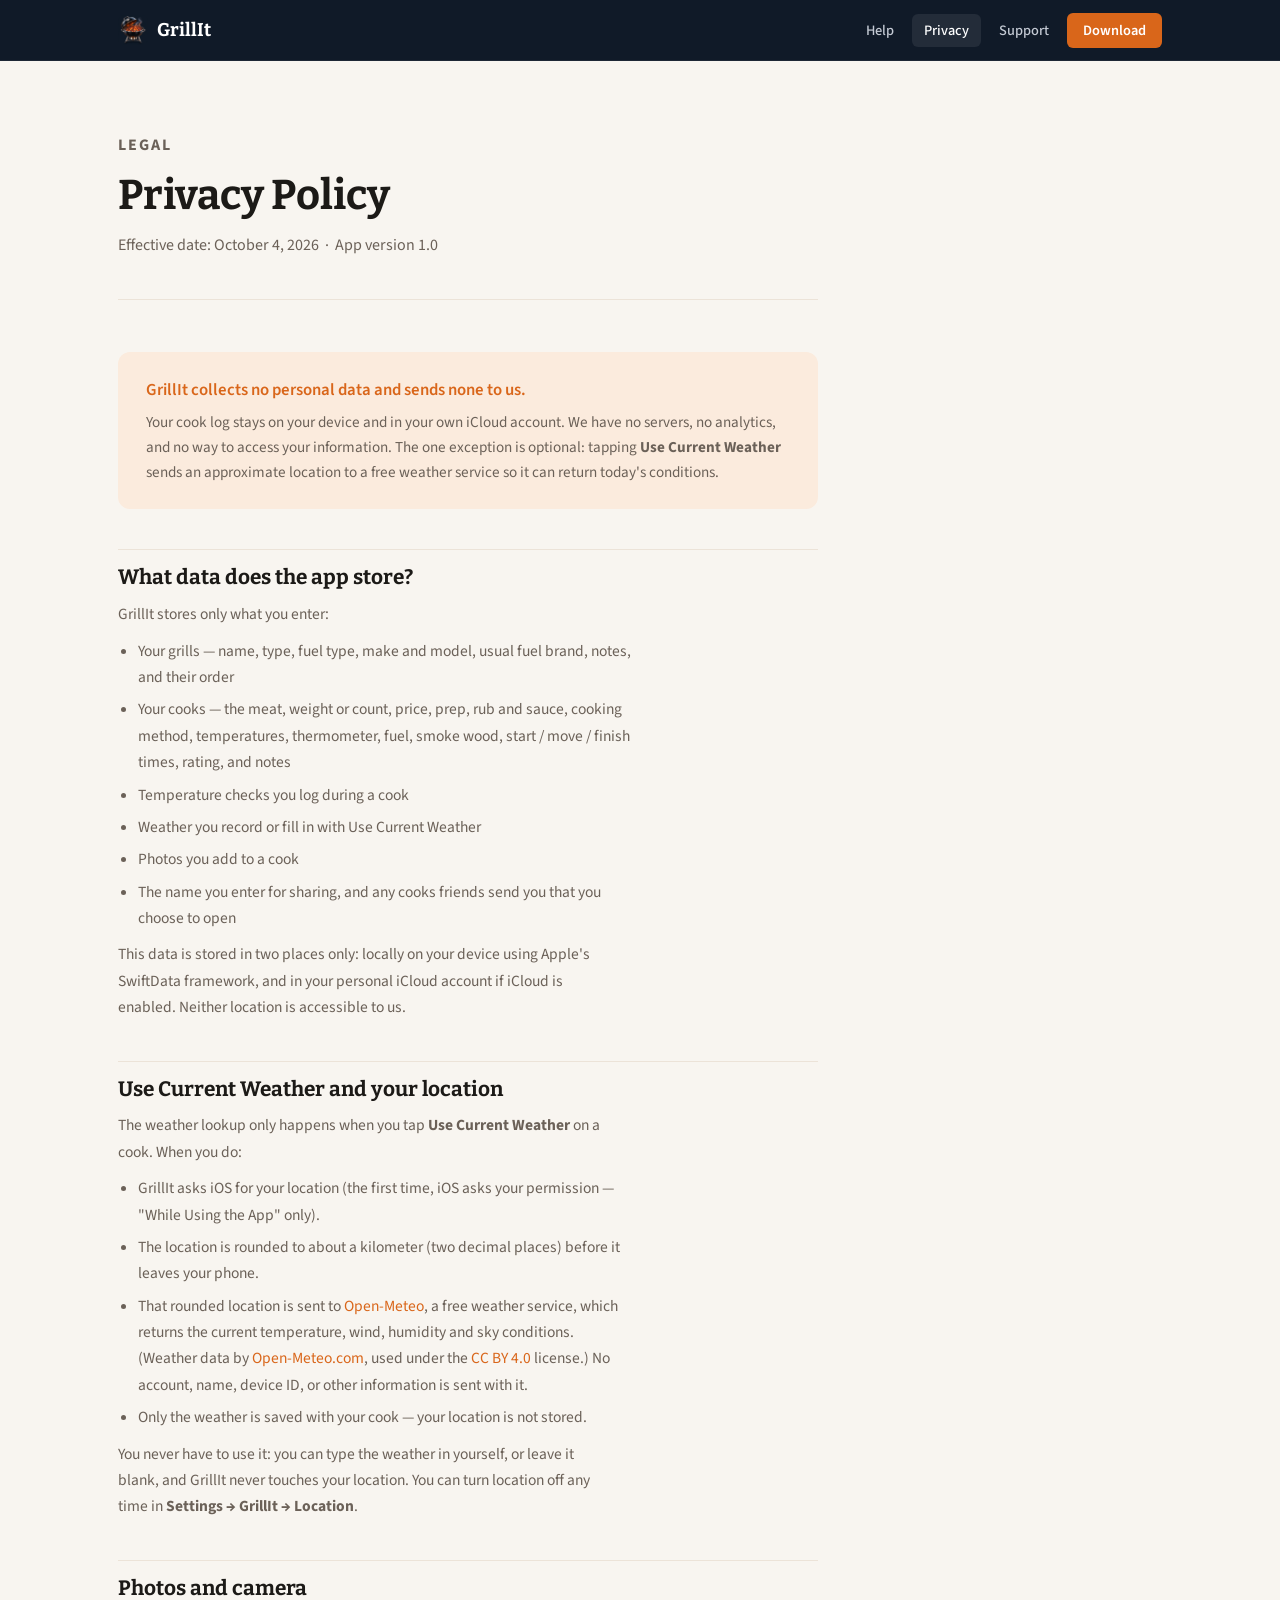
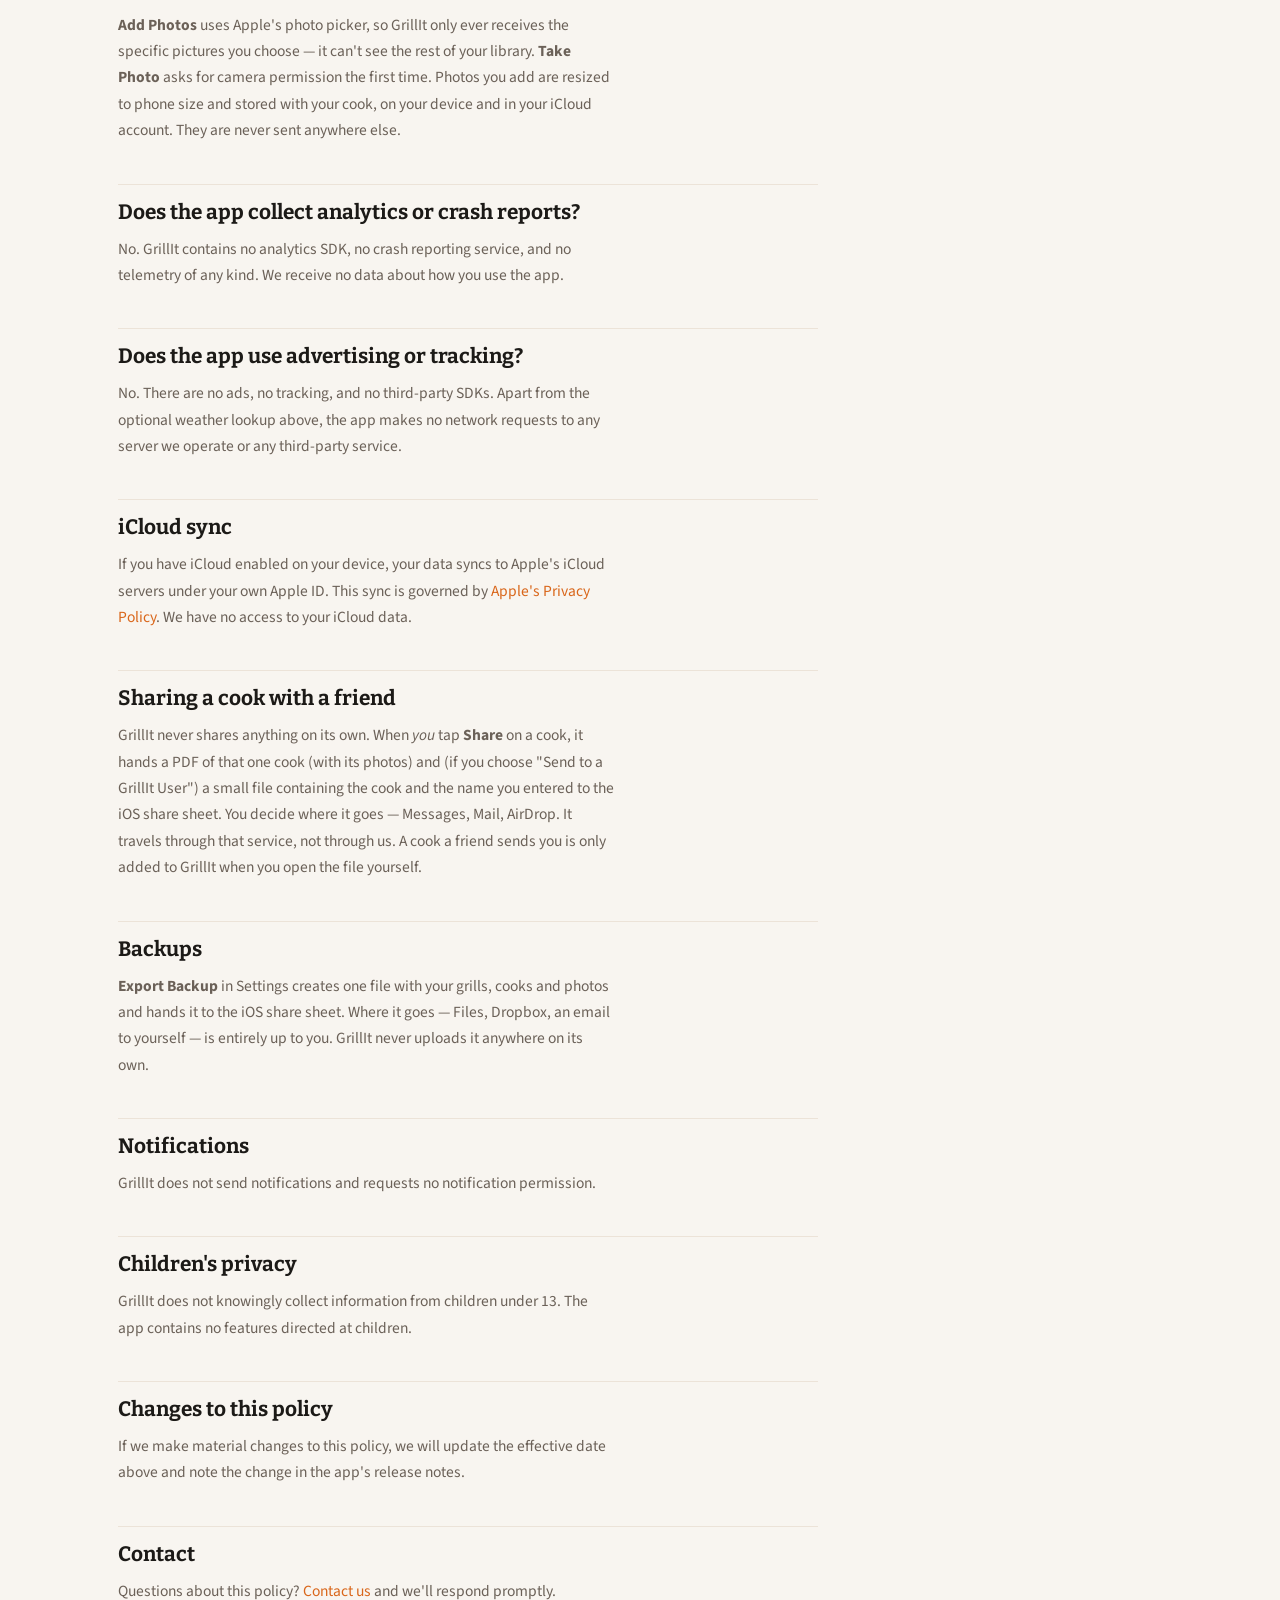
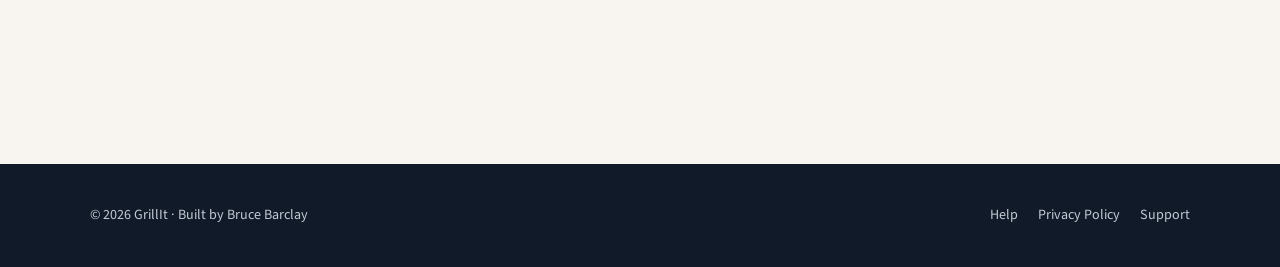
<file: privacy.html>
<!DOCTYPE html>
<html lang="en">
<head>
<meta charset="UTF-8">
<meta name="viewport" content="width=device-width, initial-scale=1.0">
<title>Privacy Policy — GrillIt</title>
<meta name="description" content="GrillIt collects no personal data. Your cook log stays on your device and in your own iCloud account. The optional weather lookup sends only an approximate location to a free weather service.">
<link rel="icon" type="image/png" href="images/favicon.png">
<link rel="apple-touch-icon" href="images/apple-touch-icon.png">
<link rel="stylesheet" href="style.css">
<style>
.policy-hero {
  padding: 60px 0 40px;
  border-bottom: 1px solid var(--border);
  margin-bottom: 52px;
  max-width: 700px;
}
.policy-hero h1 { font-size: clamp(1.9rem, 3.5vw, 2.6rem); margin-top: .3em; }
.policy-hero p  { font-size: 1rem; color: var(--ink-muted); margin-top: .7em; }

.policy-body { max-width: 700px; }
.policy-body h2 {
  font-size: 1.3rem;
  margin: 40px 0 10px;
  padding-top: 16px;
  border-top: 1px solid var(--border);
}
.policy-body h2:first-child { border-top: none; margin-top: 0; }
.policy-body p, .policy-body li {
  font-size: .97rem;
  color: var(--ink-muted);
  line-height: 1.7;
  max-width: 62ch;
}
.policy-body ul {
  margin: 10px 0 10px 20px;
  display: flex;
  flex-direction: column;
  gap: 6px;
}

.highlight-box {
  background: var(--ember-pale);
  border-radius: 12px;
  padding: 24px 28px;
  margin-bottom: 40px;
}
.highlight-box p {
  font-size: 1.05rem;
  color: var(--ember);
  font-weight: 600;
  max-width: none;
}
.highlight-box span { font-weight: 400; color: var(--ink-muted); display: block; margin-top: 6px; font-size: .95rem; }
</style>
</head>
<body>

<nav class="site-nav" aria-label="Site navigation">
  <div class="nav-inner">
    <a href="index.html" class="nav-logo">
      <img src="images/icon.png" alt="" class="nav-logo-icon">
      GrillIt
    </a>
    <ul class="nav-links">
      <li><a href="help.html">Help</a></li>
      <li><a href="privacy.html" aria-current="page">Privacy</a></li>
      <li><a href="support.html">Support</a></li>
      <li><a href="index.html#download" class="nav-cta">Download</a></li>
    </ul>
  </div>
</nav>

<main>
<div class="page-content">

  <div class="policy-hero">
    <p class="eyebrow">Legal</p>
    <h1>Privacy Policy</h1>
    <p>Effective date: October 4, 2026 &nbsp;·&nbsp; App version 1.0</p>
  </div>

  <div class="policy-body">

    <div class="highlight-box">
      <p>GrillIt collects no personal data and sends none to us.</p>
      <span>Your cook log stays on your device and in your own iCloud account. We have no servers, no analytics, and no way to access your information. The one exception is optional: tapping <strong>Use Current Weather</strong> sends an approximate location to a free weather service so it can return today's conditions.</span>
    </div>

    <h2>What data does the app store?</h2>
    <p>GrillIt stores only what you enter:</p>
    <ul>
      <li>Your grills — name, type, fuel type, make and model, usual fuel brand, notes, and their order</li>
      <li>Your cooks — the meat, weight or count, price, prep, rub and sauce, cooking method, temperatures, thermometer, fuel, smoke wood, start / move / finish times, rating, and notes</li>
      <li>Temperature checks you log during a cook</li>
      <li>Weather you record or fill in with Use Current Weather</li>
      <li>Photos you add to a cook</li>
      <li>The name you enter for sharing, and any cooks friends send you that you choose to open</li>
    </ul>
    <p>This data is stored in two places only: locally on your device using Apple's SwiftData framework, and in your personal iCloud account if iCloud is enabled. Neither location is accessible to us.</p>

    <h2>Use Current Weather and your location</h2>
    <p>The weather lookup only happens when you tap <strong>Use Current Weather</strong> on a cook. When you do:</p>
    <ul>
      <li>GrillIt asks iOS for your location (the first time, iOS asks your permission — "While Using the App" only).</li>
      <li>The location is rounded to about a kilometer (two decimal places) before it leaves your phone.</li>
      <li>That rounded location is sent to <a href="https://open-meteo.com/" target="_blank" rel="noopener">Open-Meteo</a>, a free weather service, which returns the current temperature, wind, humidity and sky conditions. (Weather data by <a href="https://open-meteo.com/" target="_blank" rel="noopener">Open-Meteo.com</a>, used under the <a href="https://creativecommons.org/licenses/by/4.0/" target="_blank" rel="noopener">CC BY 4.0</a> license.) No account, name, device ID, or other information is sent with it.</li>
      <li>Only the weather is saved with your cook — your location is not stored.</li>
    </ul>
    <p>You never have to use it: you can type the weather in yourself, or leave it blank, and GrillIt never touches your location. You can turn location off any time in <strong>Settings → GrillIt → Location</strong>.</p>

    <h2>Photos and camera</h2>
    <p><strong>Add Photos</strong> uses Apple's photo picker, so GrillIt only ever receives the specific pictures you choose — it can't see the rest of your library. <strong>Take Photo</strong> asks for camera permission the first time. Photos you add are resized to phone size and stored with your cook, on your device and in your iCloud account. They are never sent anywhere else.</p>

    <h2>Does the app collect analytics or crash reports?</h2>
    <p>No. GrillIt contains no analytics SDK, no crash reporting service, and no telemetry of any kind. We receive no data about how you use the app.</p>

    <h2>Does the app use advertising or tracking?</h2>
    <p>No. There are no ads, no tracking, and no third-party SDKs. Apart from the optional weather lookup above, the app makes no network requests to any server we operate or any third-party service.</p>

    <h2>iCloud sync</h2>
    <p>If you have iCloud enabled on your device, your data syncs to Apple's iCloud servers under your own Apple ID. This sync is governed by <a href="https://www.apple.com/legal/privacy/" target="_blank" rel="noopener">Apple's Privacy Policy</a>. We have no access to your iCloud data.</p>

    <h2>Sharing a cook with a friend</h2>
    <p>GrillIt never shares anything on its own. When <em>you</em> tap <strong>Share</strong> on a cook, it hands a PDF of that one cook (with its photos) and (if you choose "Send to a GrillIt User") a small file containing the cook and the name you entered to the iOS share sheet. You decide where it goes — Messages, Mail, AirDrop. It travels through that service, not through us. A cook a friend sends you is only added to GrillIt when you open the file yourself.</p>

    <h2>Backups</h2>
    <p><strong>Export Backup</strong> in Settings creates one file with your grills, cooks and photos and hands it to the iOS share sheet. Where it goes — Files, Dropbox, an email to yourself — is entirely up to you. GrillIt never uploads it anywhere on its own.</p>

    <h2>Notifications</h2>
    <p>GrillIt does not send notifications and requests no notification permission.</p>

    <h2>Children's privacy</h2>
    <p>GrillIt does not knowingly collect information from children under 13. The app contains no features directed at children.</p>

    <h2>Changes to this policy</h2>
    <p>If we make material changes to this policy, we will update the effective date above and note the change in the app's release notes.</p>

    <h2>Contact</h2>
    <p>Questions about this policy? <a href="support.html">Contact us</a> and we'll respond promptly.</p>

  </div>

</div>
</main>

<footer class="site-footer">
  <div class="footer-inner">
    <span>© 2026 GrillIt · Built by Bruce Barclay</span>
    <ul class="footer-links">
      <li><a href="help.html">Help</a></li>
      <li><a href="privacy.html">Privacy Policy</a></li>
      <li><a href="support.html">Support</a></li>
    </ul>
  </div>
</footer>

</body>
</html>
</file>
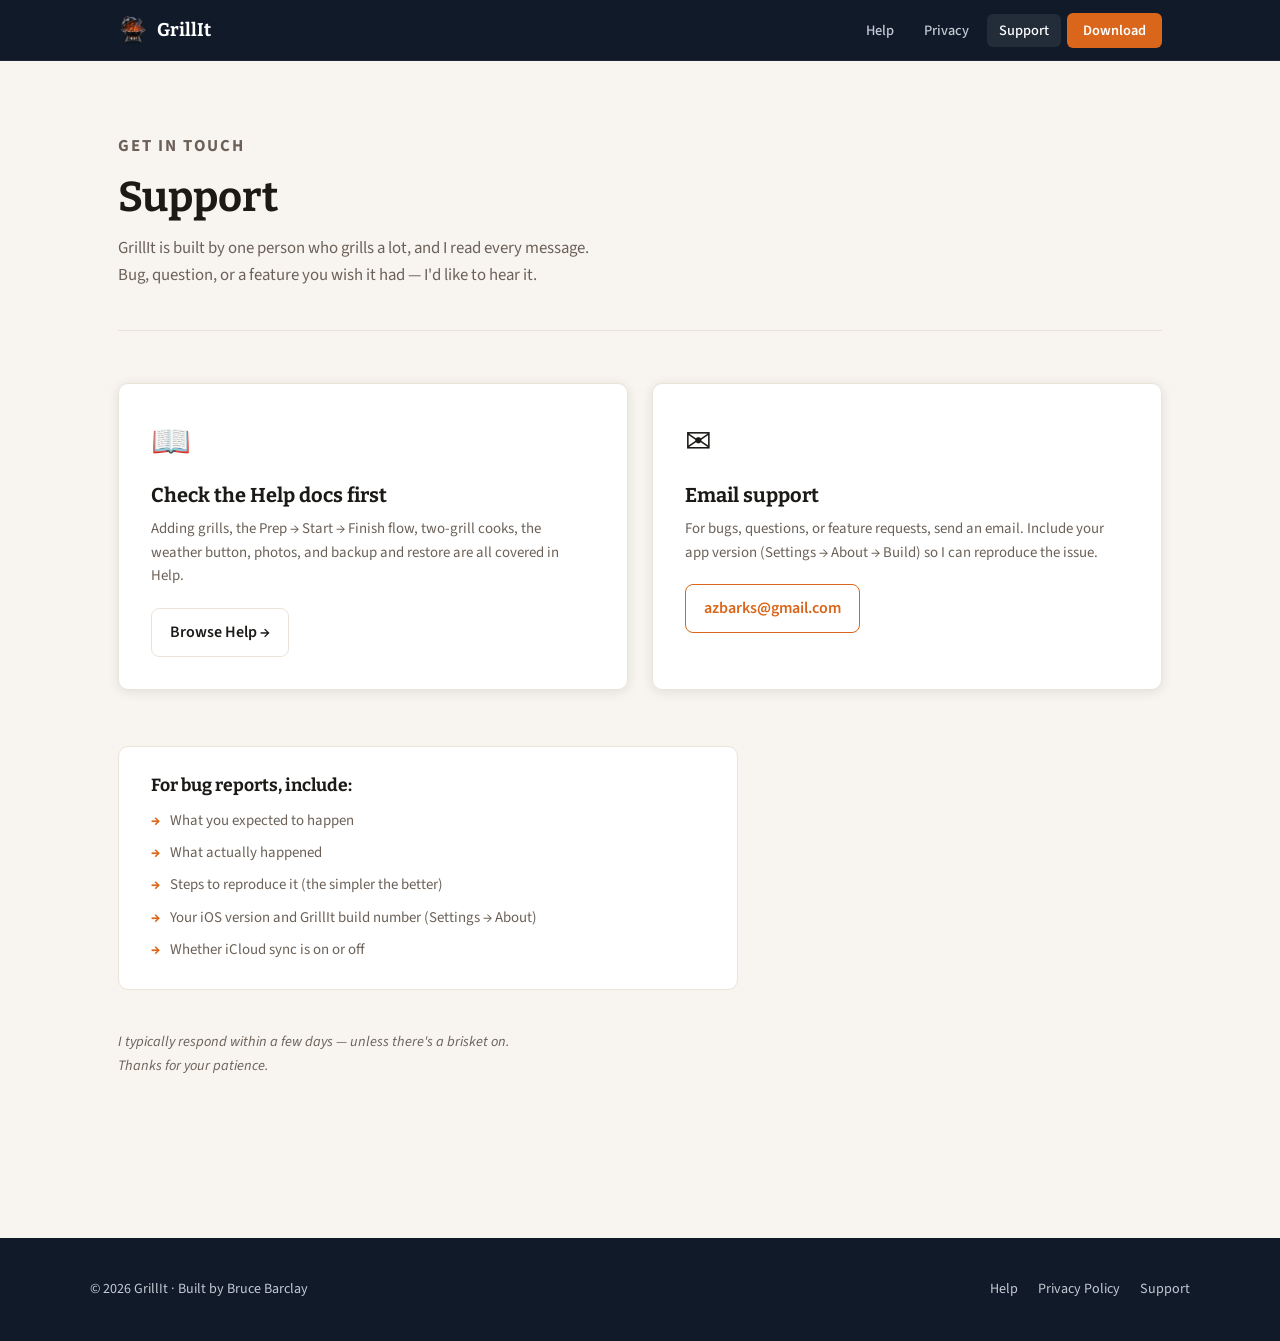
<file: support.html>
<!DOCTYPE html>
<html lang="en">
<head>
<meta charset="UTF-8">
<meta name="viewport" content="width=device-width, initial-scale=1.0">
<title>Support — GrillIt</title>
<meta name="description" content="Get help with GrillIt. Contact support, report a bug, or request a feature.">
<link rel="icon" type="image/png" href="images/favicon.png">
<link rel="apple-touch-icon" href="images/apple-touch-icon.png">
<link rel="stylesheet" href="style.css">
<style>
.support-hero {
  padding: 60px 0 40px;
  border-bottom: 1px solid var(--border);
  margin-bottom: 52px;
}
.support-hero h1 { font-size: clamp(1.9rem, 3.5vw, 2.6rem); margin-top: .3em; }
.support-hero p  { font-size: 1.05rem; color: var(--ink-muted); margin-top: .7em; }

.support-grid {
  display: grid;
  grid-template-columns: 1fr 1fr;
  gap: 24px;
  margin-bottom: 56px;
}

.support-card {
  background: var(--surface);
  border: 1px solid var(--border);
  border-radius: var(--radius);
  padding: 32px;
  box-shadow: var(--shadow);
}
.support-card .card-icon {
  font-size: 2rem;
  margin-bottom: 14px;
  display: block;
}
.support-card h2 { font-size: 1.25rem; margin-bottom: 10px; }
.support-card p  { font-size: .93rem; color: var(--ink-muted); line-height: 1.6; margin-bottom: 20px; }

.email-link,
.help-link {
  display: inline-flex;
  align-items: center;
  gap: 8px;
  font-weight: 600;
  font-size: 1rem;
  padding: 10px 18px;
  border-radius: 8px;
  transition: background .12s;
  text-decoration: none;
  border: 1.5px solid;
}
.email-link { color: var(--ember); border-color: var(--ember); }
.email-link:hover { background: var(--ember-pale); text-decoration: none; }
.help-link { color: var(--ink); border-color: var(--border); }
.help-link:hover { background: var(--flame-light); text-decoration: none; }

/* What to include */
.include-box {
  background: var(--surface);
  border: 1px solid var(--border);
  border-radius: var(--radius);
  padding: 28px 32px;
  max-width: 620px;
}
.include-box h3 { font-size: 1.1rem; margin-bottom: 14px; }
.include-list {
  list-style: none;
  display: flex;
  flex-direction: column;
  gap: 10px;
}
.include-list li {
  display: flex;
  gap: 10px;
  font-size: .93rem;
  color: var(--ink-muted);
  line-height: 1.5;
}
.include-list li::before {
  content: '→';
  color: var(--ember);
  font-weight: 700;
  flex-shrink: 0;
}

.response-note {
  margin-top: 40px;
  font-size: .9rem;
  color: var(--ink-muted);
  font-style: italic;
}

@media (max-width: 640px) {
  .support-grid { grid-template-columns: 1fr; }
}
</style>
</head>
<body>

<nav class="site-nav" aria-label="Site navigation">
  <div class="nav-inner">
    <a href="index.html" class="nav-logo">
      <img src="images/icon.png" alt="" class="nav-logo-icon">
      GrillIt
    </a>
    <ul class="nav-links">
      <li><a href="help.html">Help</a></li>
      <li><a href="privacy.html">Privacy</a></li>
      <li><a href="support.html" aria-current="page">Support</a></li>
      <li><a href="index.html#download" class="nav-cta">Download</a></li>
    </ul>
  </div>
</nav>

<main>
<div class="page-content">

  <div class="support-hero">
    <p class="eyebrow">Get in touch</p>
    <h1>Support</h1>
    <p>GrillIt is built by one person who grills a lot, and I read every message. Bug, question, or a feature you wish it had — I'd like to hear it.</p>
  </div>

  <div class="support-grid">
    <div class="support-card">
      <span class="card-icon">📖</span>
      <h2>Check the Help docs first</h2>
      <p>Adding grills, the Prep → Start → Finish flow, two-grill cooks, the weather button, photos, and backup and restore are all covered in Help.</p>
      <a href="help.html" class="help-link">Browse Help &rarr;</a>
    </div>

    <div class="support-card">
      <span class="card-icon">✉️</span>
      <h2>Email support</h2>
      <p>For bugs, questions, or feature requests, send an email. Include your app version (Settings → About → Build) so I can reproduce the issue.</p>
      <a href="mailto:azbarks@gmail.com?subject=GrillIt" class="email-link">azbarks@gmail.com</a>
    </div>
  </div>

  <div class="include-box">
    <h3>For bug reports, include:</h3>
    <ul class="include-list">
      <li>What you expected to happen</li>
      <li>What actually happened</li>
      <li>Steps to reproduce it (the simpler the better)</li>
      <li>Your iOS version and GrillIt build number (Settings → About)</li>
      <li>Whether iCloud sync is on or off</li>
    </ul>
  </div>

  <p class="response-note">I typically respond within a few days — unless there's a brisket on. Thanks for your patience.</p>

</div>
</main>

<footer class="site-footer">
  <div class="footer-inner">
    <span>© 2026 GrillIt · Built by Bruce Barclay</span>
    <ul class="footer-links">
      <li><a href="help.html">Help</a></li>
      <li><a href="privacy.html">Privacy Policy</a></li>
      <li><a href="support.html">Support</a></li>
    </ul>
  </div>
</footer>

</body>
</html>
</file>
<file: style.css>
/* GrillIt — shared stylesheet
   Same layout system as the PrayIt / RememberIt sites; colors from the GrillIt icon
   (charcoal-navy background, ember-orange coals). */

@import url('https://fonts.googleapis.com/css2?family=Bitter:ital,wght@0,500;0,700;0,800;1,500&family=Source+Sans+3:wght@400;500;600;700&display=swap');

/* ── Tokens ── */
:root {
  --ink:         #1C1A17;
  --ink-muted:   #6B6158;
  --char-deep:   #101A28;   /* icon background */
  --ember:       #D9661A;   /* app accent */
  --ember-pale:  #FBEBDD;
  --flame:       #E8A23A;   /* hot-coal highlight */
  --flame-light: #FBF0DA;
  --ground:      #F8F5F0;
  --surface:     #FFFFFF;
  --border:      #ECE3D8;
  --nav-bg:      #101A28;
  --nav-text:    #C4CAD4;
  --radius:      10px;
  --shadow:      0 2px 12px rgba(16,26,40,.10);
}

@media (prefers-color-scheme: dark) {
  :root:not([data-theme="light"]) {
    --ink:         #F2ECE4;
    --ink-muted:   #A99E92;
    --char-deep:   #0A111C;
    --ember:       #F08236;
    --ember-pale:  #33200F;
    --flame:       #F0B455;
    --flame-light: #2E2410;
    --ground:      #0E141E;
    --surface:     #161E2B;
    --border:      #263042;
    --nav-bg:      #080D16;
    --nav-text:    #9AA3B2;
    --shadow:      0 2px 16px rgba(0,0,0,.45);
  }
}

:root[data-theme="dark"] {
  --ink:         #F2ECE4;
  --ink-muted:   #A99E92;
  --char-deep:   #0A111C;
  --ember:       #F08236;
  --ember-pale:  #33200F;
  --flame:       #F0B455;
  --flame-light: #2E2410;
  --ground:      #0E141E;
  --surface:     #161E2B;
  --border:      #263042;
  --nav-bg:      #080D16;
  --nav-text:    #9AA3B2;
  --shadow:      0 2px 16px rgba(0,0,0,.45);
}

/* ── Reset & Base ── */
*, *::before, *::after { box-sizing: border-box; margin: 0; padding: 0; }

html { scroll-behavior: smooth; }

body {
  font-family: 'Source Sans 3', system-ui, sans-serif;
  font-size: 17px;
  line-height: 1.65;
  color: var(--ink);
  background: var(--ground);
  -webkit-font-smoothing: antialiased;
}

h1, h2, h3, h4 {
  font-family: 'Bitter', Georgia, serif;
  font-weight: 700;
  line-height: 1.2;
  text-wrap: balance;
  color: var(--ink);
}

a { color: var(--ember); text-decoration: none; }
a:hover { text-decoration: underline; }
a:focus-visible { outline: 2px solid var(--flame); outline-offset: 3px; border-radius: 2px; }

p { max-width: 62ch; }
p + p { margin-top: .9em; }

/* ── Nav ── */
.site-nav {
  position: sticky;
  top: 0;
  z-index: 100;
  background: var(--nav-bg);
  border-bottom: 1px solid rgba(255,255,255,.06);
}

.nav-inner {
  max-width: 1100px;
  margin: 0 auto;
  padding: 0 28px;
  height: 60px;
  display: flex;
  align-items: center;
  justify-content: space-between;
  gap: 24px;
}

.nav-logo {
  font-family: 'Bitter', serif;
  font-size: 1.15rem;
  font-weight: 700;
  color: #FFFFFF;
  display: flex;
  align-items: center;
  gap: 9px;
  text-decoration: none;
}
.nav-logo:hover { text-decoration: none; }

.nav-logo-icon {
  width: 30px; height: 30px;
  border-radius: 7px;
  display: block;
}

.nav-links {
  display: flex;
  align-items: center;
  gap: 6px;
  list-style: none;
}

.nav-links a {
  color: var(--nav-text);
  font-size: .9rem;
  font-weight: 500;
  padding: 6px 12px;
  border-radius: 6px;
  transition: color .15s, background .15s;
  text-decoration: none;
}
.nav-links a:hover,
.nav-links a[aria-current="page"] {
  color: #FFFFFF;
  background: rgba(255,255,255,.08);
}

.nav-cta {
  background: var(--ember) !important;
  color: #fff !important;
  font-weight: 600 !important;
  padding: 7px 16px !important;
}
.nav-cta:hover { background: #B8540F !important; }

/* ── Page wrapper ── */
.page-content {
  max-width: 1100px;
  margin: 0 auto;
  padding: 0 28px 80px;
}

/* ── Buttons ── */
.btn {
  display: inline-flex;
  align-items: center;
  gap: 8px;
  padding: 13px 26px;
  border-radius: 10px;
  font-family: 'Source Sans 3', sans-serif;
  font-size: 1rem;
  font-weight: 600;
  cursor: pointer;
  border: none;
  text-decoration: none;
  transition: transform .12s, box-shadow .12s;
}
.btn:hover { transform: translateY(-1px); box-shadow: 0 4px 14px rgba(0,0,0,.18); text-decoration: none; }
.btn:active { transform: none; }

.btn-primary {
  background: var(--ember);
  color: #fff;
}
.btn-ghost {
  background: transparent;
  color: var(--ink);
  border: 1.5px solid var(--border);
}
.btn-ghost:hover { background: var(--ember-pale); }

/* ── Footer ── */
.site-footer {
  background: var(--nav-bg);
  color: var(--nav-text);
  padding: 40px 28px;
  margin-top: 80px;
  font-size: .88rem;
}

.footer-inner {
  max-width: 1100px;
  margin: 0 auto;
  display: flex;
  justify-content: space-between;
  align-items: center;
  flex-wrap: wrap;
  gap: 16px;
}

.footer-links {
  display: flex;
  gap: 20px;
  list-style: none;
}
.footer-links a {
  color: var(--nav-text);
  font-size: .88rem;
}
.footer-links a:hover { color: #fff; }

/* ── Utilities ── */
.eyebrow {
  font-family: 'Source Sans 3', sans-serif;
  font-size: .78rem;
  font-weight: 700;
  letter-spacing: .12em;
  text-transform: uppercase;
  color: var(--ember);
}

.section-title {
  font-size: clamp(1.6rem, 3vw, 2.2rem);
  margin-top: .4em;
  margin-bottom: 1.1em;
}

.card {
  background: var(--surface);
  border: 1px solid var(--border);
  border-radius: var(--radius);
  padding: 28px;
  box-shadow: var(--shadow);
}

/* ── Responsive nav ── */
@media (max-width: 640px) {
  .nav-links li:not(:last-child) { display: none; }
  .nav-inner { padding: 0 16px; }
  .page-content { padding: 0 16px 60px; }
}
</file>
